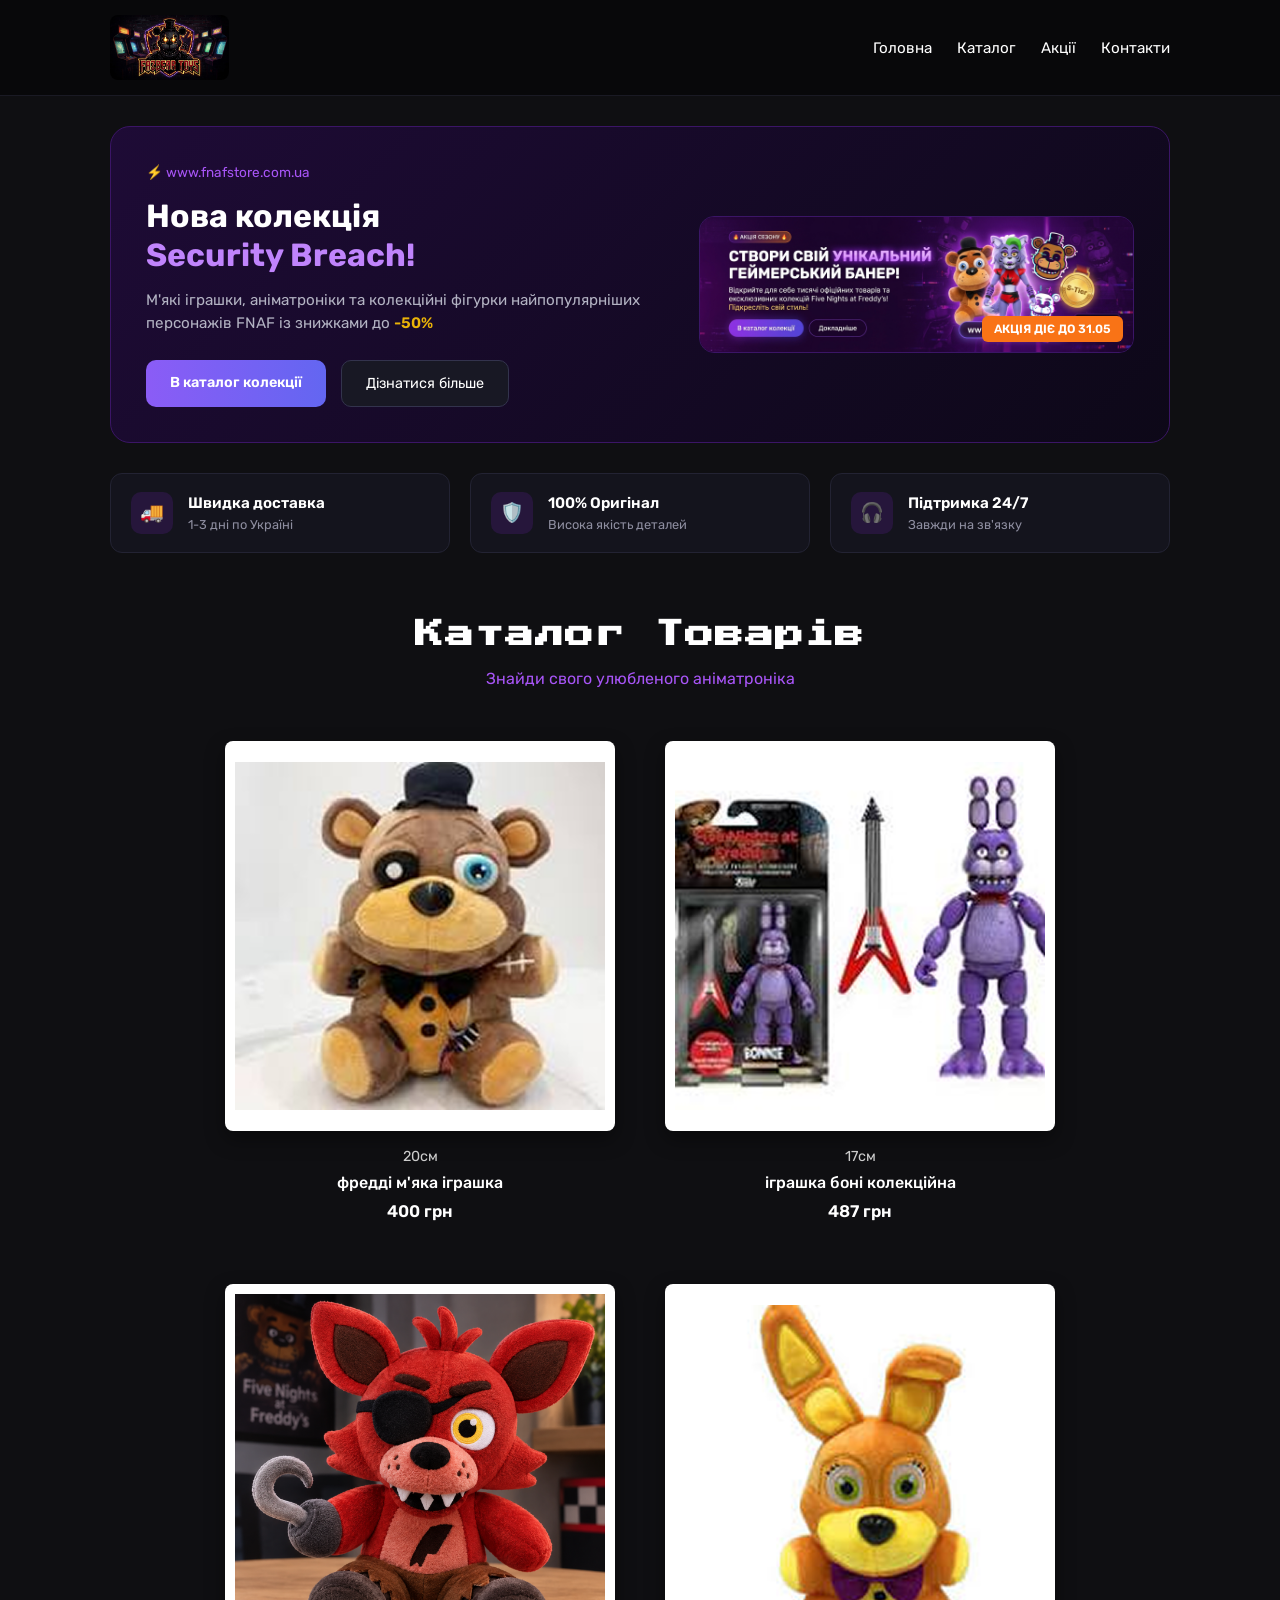
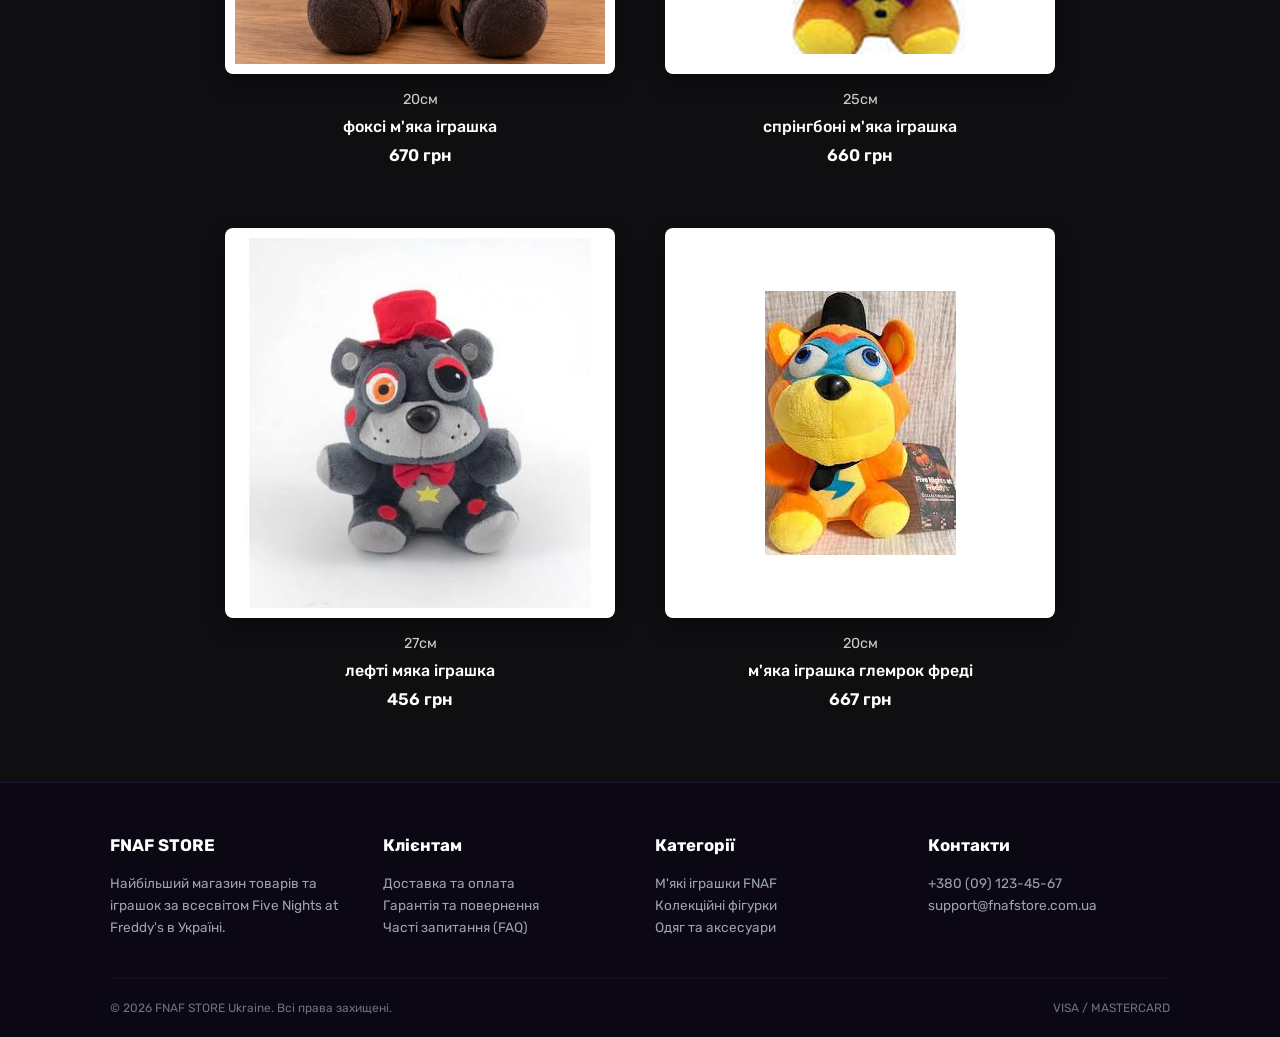
<file: index.html>
<!DOCTYPE html>
<html lang="uk">
<head>
  <meta charset="UTF-8">
  <meta name="viewport" content="width=device-width, initial-scale=1.0">
  <title>FNAF STORE — Каталог товарів</title>
  <link rel="preconnect" href="https://fonts.googleapis.com">
  <link rel="preconnect" href="https://fonts.gstatic.com" crossorigin>
  <link href="https://fonts.googleapis.com/css2?family=Press+Start+2P&family=Rubik:wght@400;500;600;700&display=swap" rel="stylesheet">
  <link rel="stylesheet" href="style.css">
</head>
<body>

  <!-- ШАПКА -->
  <header>
    <div class="container header-container">
      <div class="logo">
        <img src="logo.png" alt="FNAF STORE Logo" class="logo-img" onerror="this.src='https://via.placeholder.com/180x65/1e0b36/ffffff?text=FNAF+STORE'">
      </div>
      <nav>
        <ul class="nav-links">
          <li><a href="index.html">Головна</a></li>
          <li><a href="catalog.html">Каталог</a></li>
          <li><a href="#">Акції</a></li>
          <li><a href="contacts.html">Контакти</a></li>
        </ul>
      </nav>
    </div>
  </header>

  <main class="container">

    <!-- HERO БАНЕР -->
    <section class="hero-section">
      <div class="hero-card">
        <div class="hero-content">
          <div class="hero-domain">⚡ www.fnafstore.com.ua</div>
          <h1 class="hero-title">Нова колекція<br><span>Security Breach!</span></h1>
          <p class="hero-description">М'які іграшки, аніматроніки та колекційні фігурки найпопулярніших персонажів FNAF із знижками до <span>-50%</span></p>
          <div class="hero-buttons">
            <a href="catalog.html" class="btn-primary">В каталог колекції</a>
            <a href="#" class="btn-secondary">Дізнатися більше</a>
          </div>
        </div>
        <div class="hero-image-wrapper">
          <img src="banner.jpg" alt="Security Breach Collection" onerror="this.src='https://via.placeholder.com/400x250/26163b/ffffff?text=Security+Breach'">
          <div class="hero-badge">АКЦІЯ ДІЄ ДО 31.05</div>
        </div>
      </div>
    </section>

    <!-- ПЕРЕВАГИ -->
    <section>
      <div class="features-grid">
        <div class="feature-item">
          <div class="feature-icon">🚚</div>
          <div class="feature-text">
            <h4>Швидка доставка</h4>
            <p>1-3 дні по Україні</p>
          </div>
        </div>
        <div class="feature-item">
          <div class="feature-icon">🛡️</div>
          <div class="feature-text">
            <h4>100% Оригінал</h4>
            <p>Висока якість деталей</p>
          </div>
        </div>
        <div class="feature-item">
          <div class="feature-icon">🎧</div>
          <div class="feature-text">
            <h4>Підтримка 24/7</h4>
            <p>Завжди на зв'язку</p>
          </div>
        </div>
      </div>
    </section>

    <!-- КАТАЛОГ ТОВАРІВ -->
    <section class="catalog-section">
      <div class="catalog-header">
        <h2>Каталог Товарів</h2>
        <p>Знайди свого улюбленого аніматроніка</p>
      </div>

      <div class="products-grid">

        <!-- Товар 1 -->
        <a href="fredy.html" class="product-card">
          <div class="product-image-box">
            <img src="1.png" alt="фредді м'яка іграшка" onerror="this.src='https://via.placeholder.com/250?text=Freddy'">
          </div>
          <div class="product-info">
            <span class="product-size">20см</span>
            <h3 class="product-title">фредді м'яка іграшка</h3>
            <span class="product-price">400 грн</span>
          </div>
        </a>

        <!-- Товар 2 -->
        <a href="bonie.html" class="product-card">
          <div class="product-image-box">
            <img src="2.png" alt="іграшка боні" onerror="this.src='https://via.placeholder.com/250?text=Bonnie'">
          </div>
          <div class="product-info">
            <span class="product-size">17см</span>
            <h3 class="product-title">іграшка боні колекційна</h3>
            <span class="product-price">487 грн</span>
          </div>
        </a>

        <!-- Товар 3 -->
        <a href="foxy.html" class="product-card">
          <div class="product-image-box">
            <img src="5.png" alt="фоксі м'яка іграшка" onerror="this.src='https://via.placeholder.com/250?text=Foxy'">
          </div>
          <div class="product-info">
            <span class="product-size">20см</span>
            <h3 class="product-title">фоксі м'яка іграшка</h3>
            <span class="product-price">670 грн</span>
          </div>
        </a>

        <!-- Товар 4 -->
        <a href="springbonie.html" class="product-card">
          <div class="product-image-box">
            <img src="4.png" alt="спрінгбоні м'яка іграшка" onerror="this.src='https://via.placeholder.com/250?text=Springtrap'">
          </div>
          <div class="product-info">
            <span class="product-size">25см</span>
            <h3 class="product-title">спрінгбоні м'яка іграшка</h3>
            <span class="product-price">660 грн</span>
          </div>
        </a>

        <!-- Товар 5 -->
        <a href="lefty.html" class="product-card">
          <div class="product-image-box">
            <img src="images (7).jpg" alt="лефті мяка іграшка" onerror="this.src='https://via.placeholder.com/250?text=Lefty'">
          </div>
          <div class="product-info">
            <span class="product-size">27см</span>
            <h3 class="product-title">лефті мяка іграшка</h3>
            <span class="product-price">456 грн</span>
          </div>
        </a>

        <!-- Товар 6 -->
        <a href="glamrock_freddy.html" class="product-card">
          <div class="product-image-box">
            <img src="images (8).jpg" alt="глемрок фреді" onerror="this.src='https://via.placeholder.com/250?text=Glamrock+Freddy'">
          </div>
          <div class="product-info">
            <span class="product-size">20см</span>
            <h3 class="product-title">м'яка іграшка глемрок фреді</h3>
            <span class="product-price">667 грн</span>
          </div>
        </a>

      </div>
    </section>

  </main>

  <!-- ФУТЕР -->
  <footer>
    <div class="container">
      <div class="footer-grid">
        <div class="footer-col">
          <h3>FNAF STORE</h3>
          <p>Найбільший магазин товарів та іграшок за всесвітом Five Nights at Freddy's в Україні.</p>
        </div>
        <div class="footer-col">
          <h3>Клієнтам</h3>
          <p>Доставка та оплата<br>Гарантія та повернення<br>Часті запитання (FAQ)</p>
        </div>
        <div class="footer-col">
          <h3>Категорії</h3>
          <p>М'які іграшки FNAF<br>Колекційні фігурки<br>Одяг та аксесуари</p>
        </div>
        <div class="footer-col">
          <h3>Контакти</h3>
          <p>+380 (09) 123-45-67<br>support@fnafstore.com.ua</p>
        </div>
      </div>
      <div class="footer-bottom">
        <div>© 2026 FNAF STORE Ukraine. Всі права захищені.</div>
        <div>VISA / MASTERCARD</div>
      </div>
    </div>
  </footer>

</body>
</html>
</file>
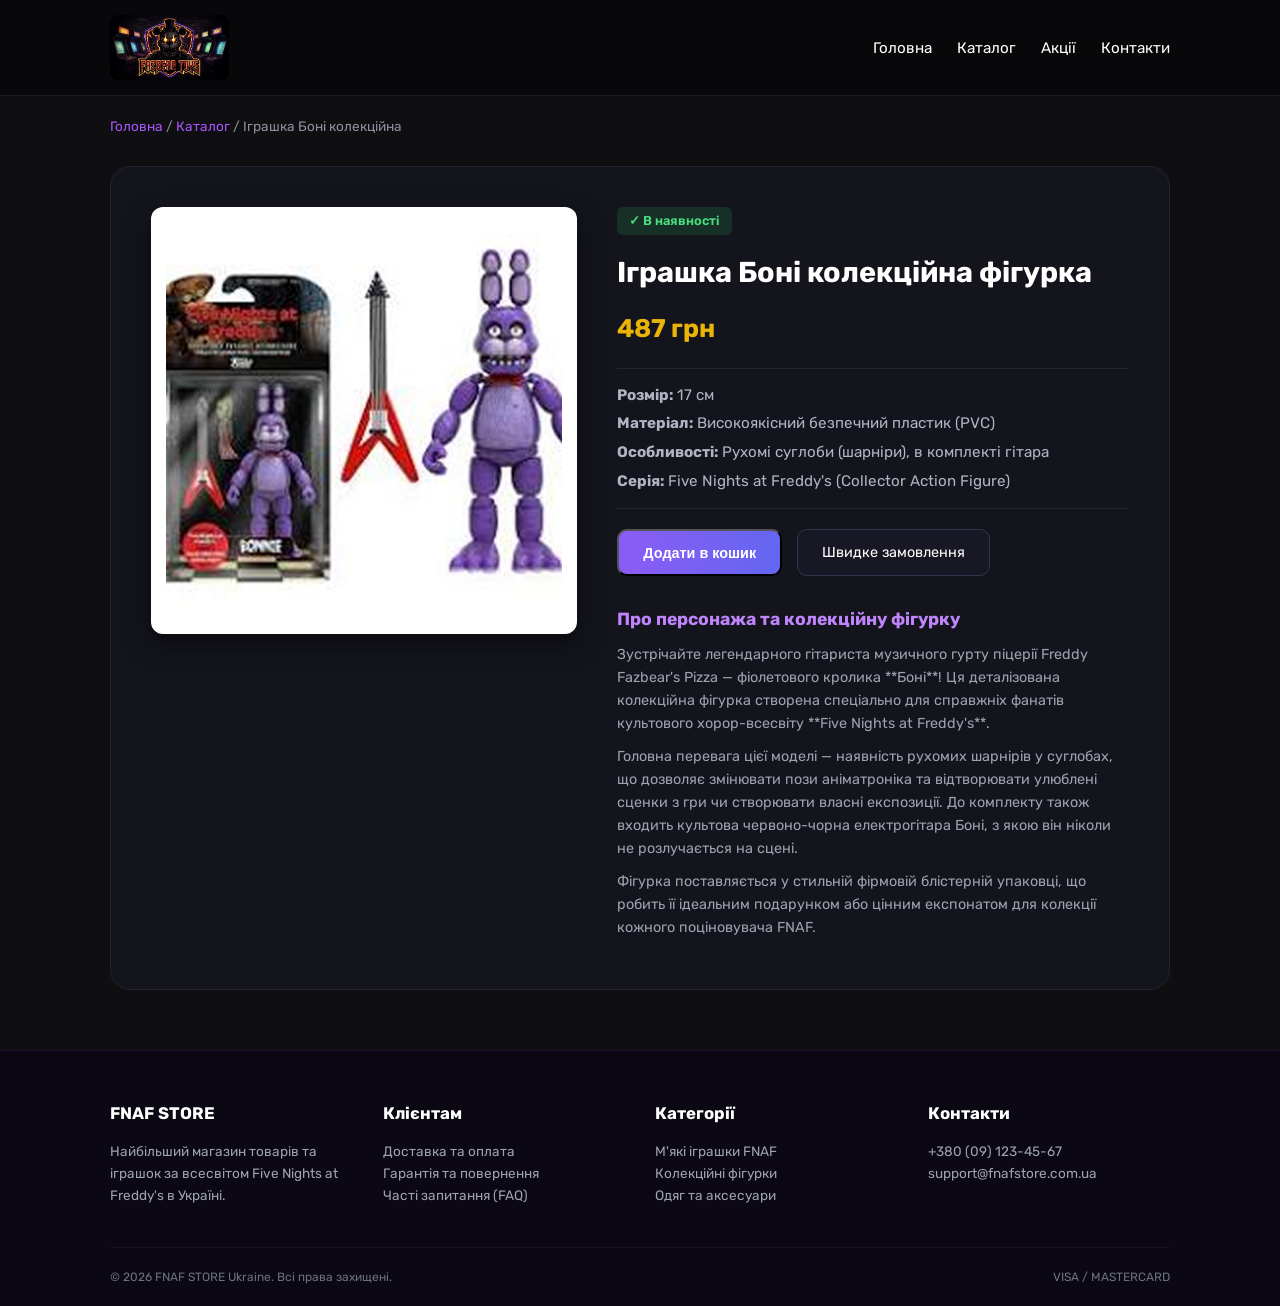
<file: bonie.html>
<!DOCTYPE html>
<html lang="uk">
<head>
  <meta charset="UTF-8">
  <meta name="viewport" content="width=device-width, initial-scale=1.0">
  <title>Іграшка Боні колекційна (17 см) — FNAF STORE</title>
  <link rel="preconnect" href="https://fonts.googleapis.com">
  <link rel="preconnect" href="https://fonts.gstatic.com" crossorigin>
  <link href="https://fonts.googleapis.com/css2?family=Press+Start+2P&family=Rubik:wght@400;500;600;700&display=swap" rel="stylesheet">
  <link rel="stylesheet" href="style.css">
</head>
<body>

  <!-- ШАПКА -->
  <header>
    <div class="container header-container">
      <div class="logo">
        <a href="index.html">
          <img src="logo.png" alt="FNAF STORE Logo" class="logo-img" onerror="this.src='https://via.placeholder.com/180x65/1e0b36/ffffff?text=FNAF+STORE'">
        </a>
      </div>
      <nav>
        <ul class="nav-links">
          <li><a href="index.html">Головна</a></li>
          <li><a href="catalog.html">Каталог</a></li>
          <li><a href="#">Акції</a></li>
          <li><a href="contacts.html">Контакти</a></li>
        </ul>
      </nav>
    </div>
  </header>

  <main class="container">
    
    <!-- ХЛІБНІ КРИХТИ -->
    <div class="breadcrumbs">
      <a href="index.html">Головна</a> / <a href="catalog.html">Каталог</a> / <span>Іграшка Боні колекційна</span>
    </div>

    <!-- КАРТКА ТОВАРУ (ДЕТАЛЬНО) -->
    <section class="product-detail-section">
      <div class="product-detail-grid">
        
        <!-- ЗОБРАЖЕННЯ -->
        <div class="product-gallery">
          <div class="main-image-box">
            <img src="2.png" alt="Іграшка Боні колекційна" onerror="this.src='https://via.placeholder.com/400x400/26163b/ffffff?text=Bonnie+Figure'">
          </div>
        </div>

        <!-- ІНФОРМАЦІЯ ТА ОПИС -->
        <div class="product-detail-info">
          <span class="badge-in-stock">✓ В наявності</span>
          <h1 class="product-detail-title">Іграшка Боні колекційна фігурка</h1>
          <div class="product-detail-price">487 грн</div>
          
          <div class="product-meta-list">
            <p><strong>Розмір:</strong> 17 см</p>
            <p><strong>Матеріал:</strong> Високоякісний безпечний пластик (PVC)</p>
            <p><strong>Особливості:</strong> Рухомі суглоби (шарніри), в комплекті гітара</p>
            <p><strong>Серія:</strong> Five Nights at Freddy's (Collector Action Figure)</p>
          </div>

          <div class="product-actions">
            <button class="btn-primary" onclick="alert('Товар додано до кошика!')">Додати в кошик</button>
            <a href="contacts.html" class="btn-secondary">Швидке замовлення</a>
          </div>

          <!-- ІСТОРІЯ ТА ОПИС ТОВАРУ -->
          <div class="product-story">
            <h3>Про персонажа та колекційну фігурку</h3>
            <p>
              Зустрічайте легендарного гітариста музичного гурту піцерії Freddy Fazbear's Pizza — фіолетового кролика **Боні**! Ця деталізована колекційна фігурка створена спеціально для справжніх фанатів культового хорор-всесвіту **Five Nights at Freddy's**.
            </p>
            <p>
              Головна перевага цієї моделі — наявність рухомих шарнірів у суглобах, що дозволяє змінювати пози аніматроніка та відтворювати улюблені сценки з гри чи створювати власні експозиції. До комплекту також входить культова червоно-чорна електрогітара Боні, з якою він ніколи не розлучається на сцені.
            </p>
            <p>
              Фігурка поставляється у стильній фірмовій блістерній упаковці, що робить її ідеальним подарунком або цінним експонатом для колекції кожного поціновувача FNAF.
            </p>
          </div>

        </div>
      </div>
    </section>

  </main>

  <!-- ФУТЕР -->
  <footer>
    <div class="container">
      <div class="footer-grid">
        <div class="footer-col">
          <h3>FNAF STORE</h3>
          <p>Найбільший магазин товарів та іграшок за всесвітом Five Nights at Freddy's в Україні.</p>
        </div>
        <div class="footer-col">
          <h3>Клієнтам</h3>
          <p>Доставка та оплата<br>Гарантія та повернення<br>Часті запитання (FAQ)</p>
        </div>
        <div class="footer-col">
          <h3>Категорії</h3>
          <p>М'які іграшки FNAF<br>Колекційні фігурки<br>Одяг та аксесуари</p>
        </div>
        <div class="footer-col">
          <h3>Контакти</h3>
          <p>+380 (09) 123-45-67<br>support@fnafstore.com.ua</p>
        </div>
      </div>
      <div class="footer-bottom">
        <div>© 2026 FNAF STORE Ukraine. Всі права захищені.</div>
        <div>VISA / MASTERCARD</div>
      </div>
    </div>
  </footer>

</body>
</html>
</file>
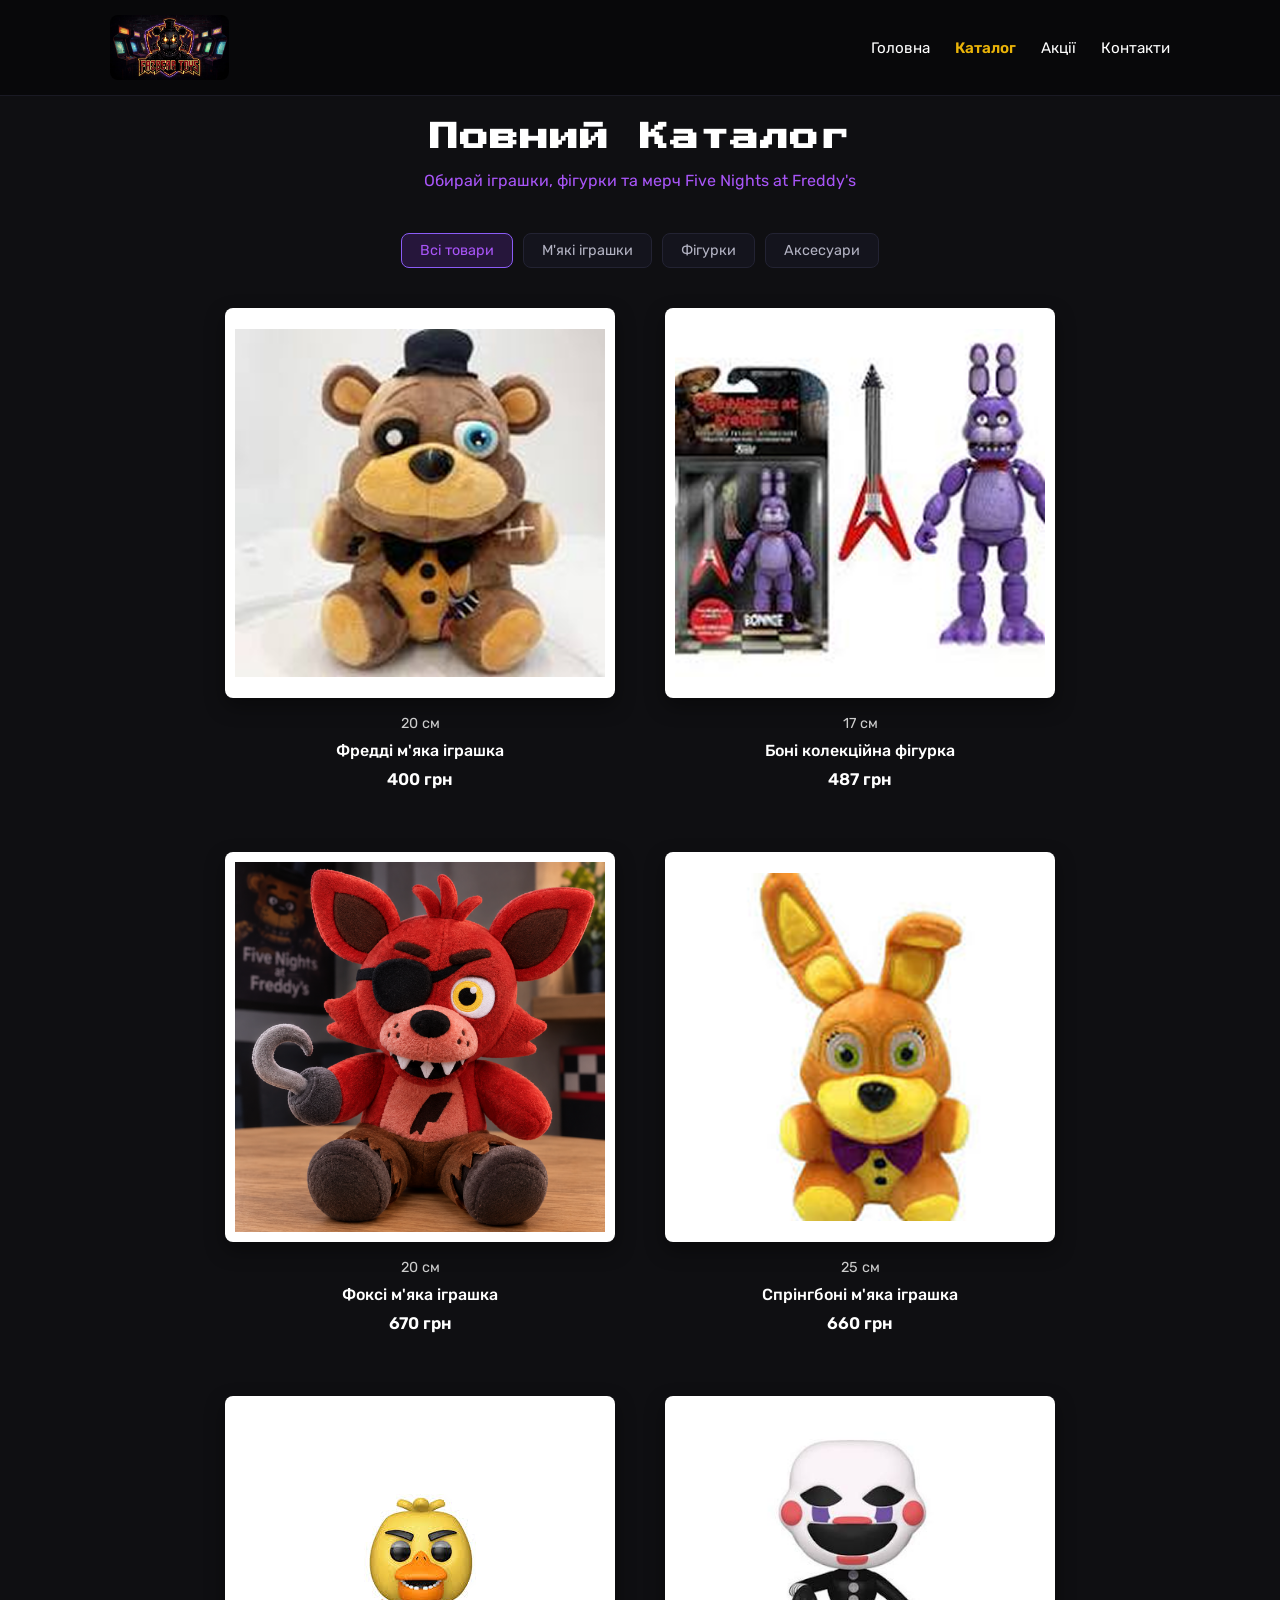
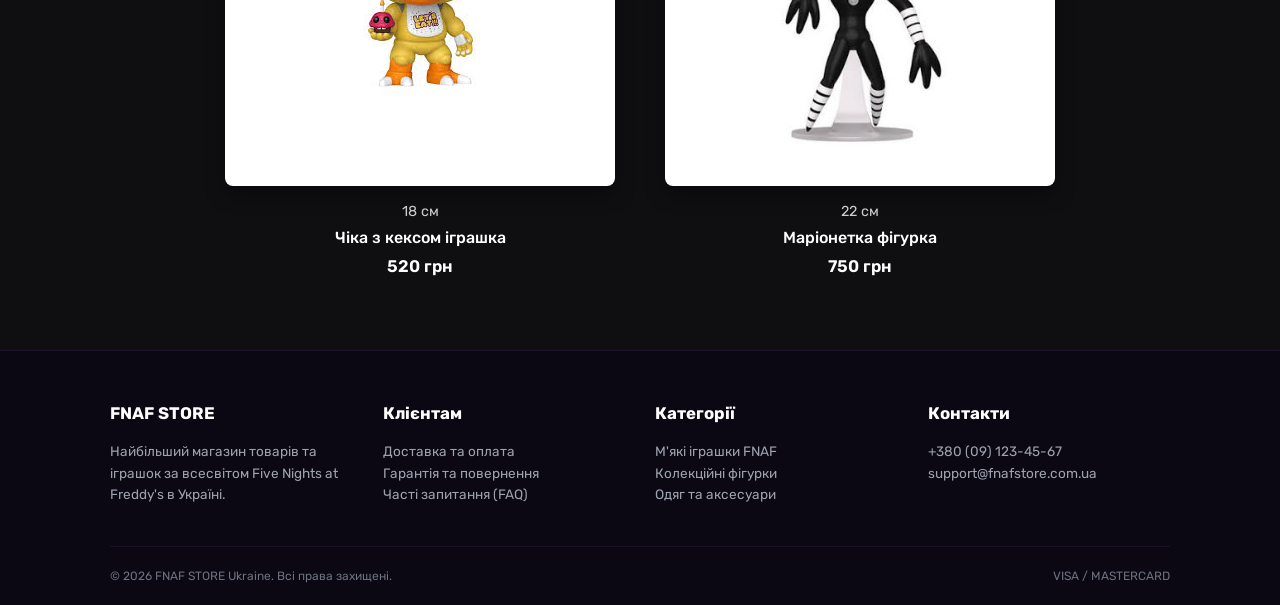
<file: catalog.html>
<!DOCTYPE html>
<html lang="uk">
<head>
  <meta charset="UTF-8">
  <meta name="viewport" content="width=device-width, initial-scale=1.0">
  <title>Каталог товарів — FNAF STORE</title>
  <link rel="preconnect" href="https://fonts.googleapis.com">
  <link rel="preconnect" href="https://fonts.gstatic.com" crossorigin>
  <link href="https://fonts.googleapis.com/css2?family=Press+Start+2P&family=Rubik:wght@400;500;600;700&display=swap" rel="stylesheet">
  <link rel="stylesheet" href="style.css">
</head>
<body>

  <!-- ШАПКА -->
  <header>
    <div class="container header-container">
      <div class="logo">
        <a href="index.html">
          <img src="logo.png" alt="FNAF STORE Logo" class="logo-img" onerror="this.src='https://via.placeholder.com/180x65/1e0b36/ffffff?text=FNAF+STORE'">
        </a>
      </div>
      <nav>
        <ul class="nav-links">
          <li><a href="index.html">Головна</a></li>
          <li><a href="catalog.html" class="active">Каталог</a></li>
          <li><a href="#">Акції</a></li>
          <li><a href="contacts.html">Контакти</a></li>
        </ul>
      </nav>
    </div>
  </header>

  <main class="container">
    <section class="catalog-section">
      <div class="catalog-header">
        <h2>Повний Каталог</h2>
        <p>Обирай іграшки, фігурки та мерч Five Nights at Freddy's</p>
      </div>

      <!-- ФІЛЬТРИ -->
      <div class="catalog-toolbar">
        <div class="filter-buttons">
          <button class="filter-btn active">Всі товари</button>
          <button class="filter-btn">М'які іграшки</button>
          <button class="filter-btn">Фігурки</button>
          <button class="filter-btn">Аксесуари</button>
        </div>
      </div>

      <!-- СІТКА ТОВАРІВ -->
      <div class="products-grid">

        <!-- Товар 1 -->
        <a href="fredy.html" class="product-card">
          <div class="product-image-box">
            <img src="1.png" alt="Фредді м'яка іграшка" onerror="this.src='https://via.placeholder.com/250?text=Freddy'">
          </div>
          <div class="product-info">
            <span class="product-size">20 см</span>
            <h3 class="product-title">Фредді м'яка іграшка</h3>
            <span class="product-price">400 грн</span>
          </div>
        </a>

        <!-- Товар 2 -->
        <a href="bonie.html" class="product-card">
          <div class="product-image-box">
            <img src="2.png" alt="Іграшка Боні" onerror="this.src='https://via.placeholder.com/250?text=Bonnie'">
          </div>
          <div class="product-info">
            <span class="product-size">17 см</span>
            <h3 class="product-title">Боні колекційна фігурка</h3>
            <span class="product-price">487 грн</span>
          </div>
        </a>

        <!-- Товар 3 -->
        <a href="foxy.html" class="product-card">
          <div class="product-image-box">
            <img src="5.png" alt="Фоксі м'яка іграшка" onerror="this.src='https://via.placeholder.com/250?text=Foxy'">
          </div>
          <div class="product-info">
            <span class="product-size">20 см</span>
            <h3 class="product-title">Фоксі м'яка іграшка</h3>
            <span class="product-price">670 грн</span>
          </div>
        </a>

        <!-- Товар 4 -->
        <a href="springbonie.html" class="product-card">
          <div class="product-image-box">
            <img src="4.png" alt="Спрінгбоні м'яка іграшка" onerror="this.src='https://via.placeholder.com/250?text=Springtrap'">
          </div>
          <div class="product-info">
            <span class="product-size">25 см</span>
            <h3 class="product-title">Спрінгбоні м'яка іграшка</h3>
            <span class="product-price">660 грн</span>
          </div>
        </a>

        <!-- Товар 5 -->
        <a href="chica.html" class="product-card">
          <div class="product-image-box">
            <img src="images (14).jpg" alt="Чіка з кексом" onerror="this.src='https://via.placeholder.com/250?text=Chica'">
          </div>
          <div class="product-info">
            <span class="product-size">18 см</span>
            <h3 class="product-title">Чіка з кексом іграшка</h3>
            <span class="product-price">520 грн</span>
          </div>
        </a>

        <!-- Товар 6 -->
        <a href="puppet.html" class="product-card">
          <div class="product-image-box">
            <img src="images (13).jpg" alt="Маріонетка колекційна" onerror="this.src='https://via.placeholder.com/250?text=Puppet'">
          </div>
          <div class="product-info">
            <span class="product-size">22 см</span>
            <h3 class="product-title">Маріонетка фігурка</h3>
            <span class="product-price">750 грн</span>
          </div>
        </a>

      </div>
    </section>
  </main>

  <!-- ФУТЕР -->
  <footer>
    <div class="container">
      <div class="footer-grid">
        <div class="footer-col">
          <h3>FNAF STORE</h3>
          <p>Найбільший магазин товарів та іграшок за всесвітом Five Nights at Freddy's в Україні.</p>
        </div>
        <div class="footer-col">
          <h3>Клієнтам</h3>
          <p>Доставка та оплата<br>Гарантія та повернення<br>Часті запитання (FAQ)</p>
        </div>
        <div class="footer-col">
          <h3>Категорії</h3>
          <p>М'які іграшки FNAF<br>Колекційні фігурки<br>Одяг та аксесуари</p>
        </div>
        <div class="footer-col">
          <h3>Контакти</h3>
          <p>+380 (09) 123-45-67<br>support@fnafstore.com.ua</p>
        </div>
      </div>
      <div class="footer-bottom">
        <div>© 2026 FNAF STORE Ukraine. Всі права захищені.</div>
        <div>VISA / MASTERCARD</div>
      </div>
    </div>
  </footer>

</body>
</html>
</file>
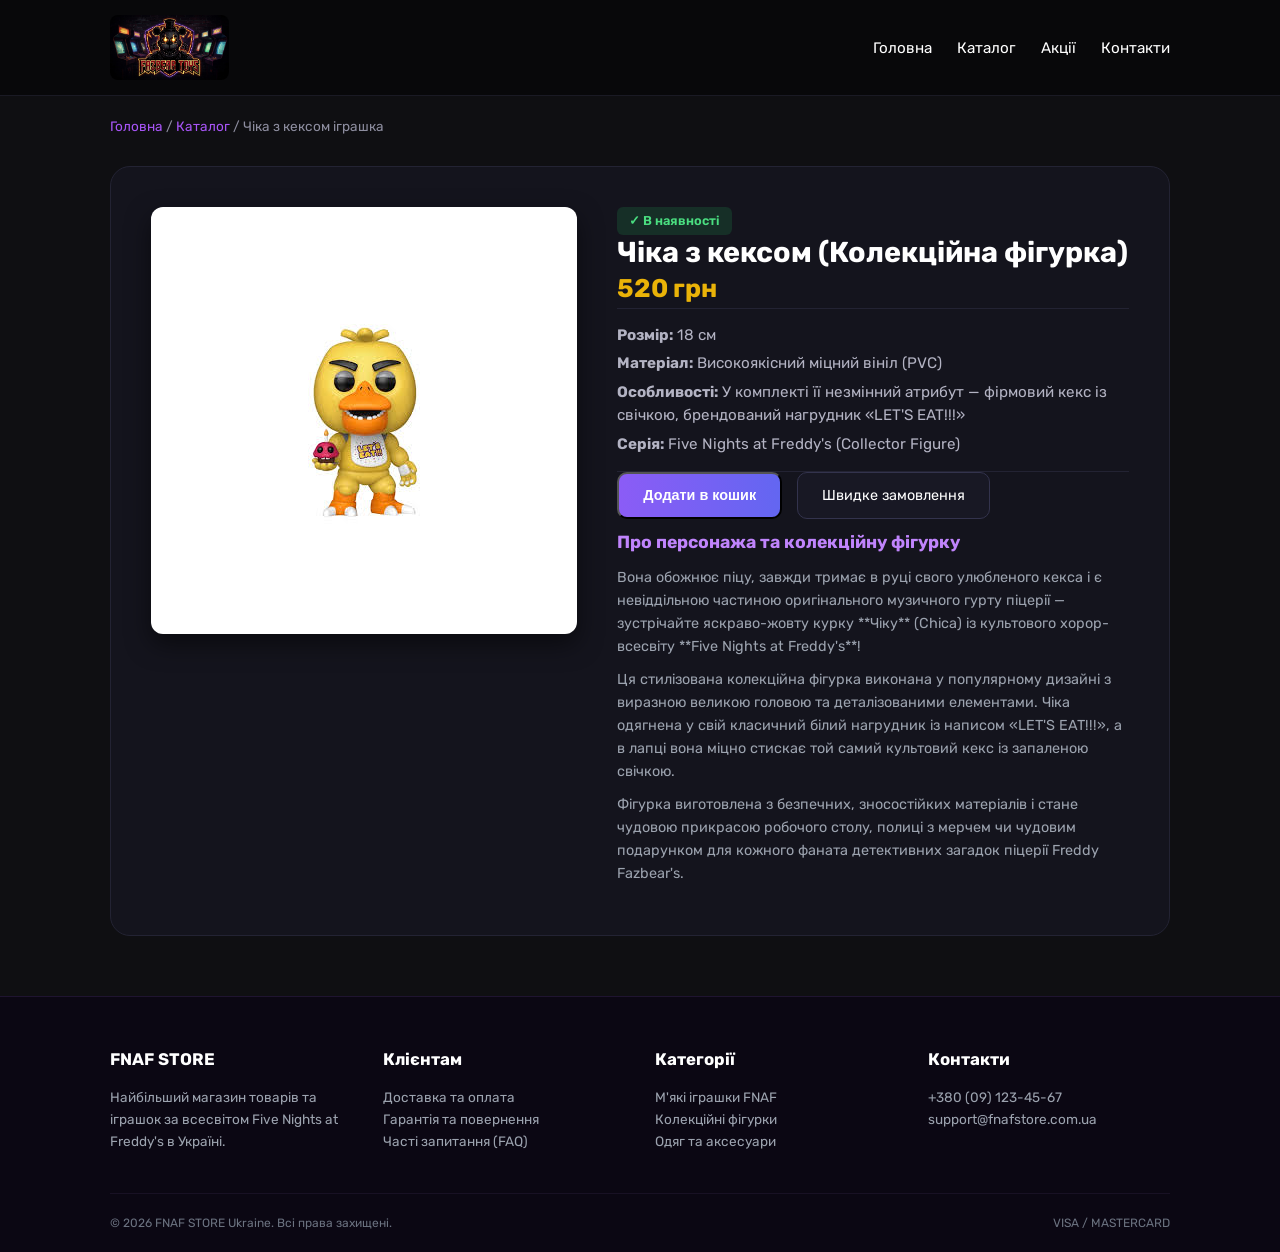
<file: chica.html>
<!DOCTYPE html>
<html lang="uk">
<head>
  <meta charset="UTF-8">
  <meta name="viewport" content="width=device-width, initial-scale=1.0">
  <title>Чіка з кексом іграшка (18 см) — FNAF STORE</title>
  <link rel="preconnect" href="https://fonts.googleapis.com">
  <link rel="preconnect" href="https://fonts.gstatic.com" crossorigin>
  <link href="https://fonts.googleapis.com/css2?family=Press+Start+2P&family=Rubik:wght@400;500;600;700&display=swap" rel="stylesheet">
  <link rel="stylesheet" href="style.css">
</head>
<body>

  <!-- ШАПКА -->
  <header>
    <div class="container header-container">
      <div class="logo">
        <a href="index.html">
          <img src="logo.png" alt="FNAF STORE Logo" class="logo-img" onerror="this.src='https://via.placeholder.com/180x65/1e0b36/ffffff?text=FNAF+STORE'">
        </a>
      </div>
      <nav>
        <ul class="nav-links">
          <li><a href="index.html">Головна</a></li>
          <li><a href="catalog.html">Каталог</a></li>
          <li><a href="#">Акції</a></li>
          <li><a href="contacts.html">Контакти</a></li>
        </ul>
      </nav>
    </div>
  </header>

  <main class="container">
    
    <!-- ХЛІБНІ КРИХТИ -->
    <div class="breadcrumbs">
      <a href="index.html">Головна</a> / <a href="catalog.html">Каталог</a> / <span>Чіка з кексом іграшка</span>
    </div>

    <!-- КАРТКА ТОВАРУ (ДЕТАЛЬНО) -->
    <section class="product-detail-section">
      <div class="product-detail-grid">
        
        <!-- ЗОБРАЖЕННЯ -->
        <div class="product-gallery">
          <div class="main-image-box">
            <img src="images (14).jpg" alt="Чіка з кексом іграшка" onerror="this.src='https://via.placeholder.com/400x400/26163b/ffffff?text=Chica+Figure'">
          </div>
        </div>

        <!-- ІНФОРМАЦІЯ ТА ОПИС -->
        <div class="product-detail-detail-info">
          <span class="badge-in-stock">✓ В наявності</span>
          <h1 class="product-detail-title">Чіка з кексом (Колекційна фігурка)</h1>
          <div class="product-detail-price">520 грн</div>
          
          <div class="product-meta-list">
            <p><strong>Розмір:</strong> 18 см</p>
            <p><strong>Матеріал:</strong> Високоякісний міцний вініл (PVC)</p>
            <p><strong>Особливості:</strong> У комплекті її незмінний атрибут — фірмовий кекс із свічкою, брендований нагрудник «LET'S EAT!!!»</p>
            <p><strong>Серія:</strong> Five Nights at Freddy's (Collector Figure)</p>
          </div>

          <div class="product-actions">
            <button class="btn-primary" onclick="alert('Товар додано до кошика!')">Додати в кошик</button>
            <a href="contacts.html" class="btn-secondary">Швидке замовлення</a>
          </div>

          <!-- ІСТОРІЯ ТА ОПИС ТОВАРУ -->
          <div class="product-story">
            <h3>Про персонажа та колекційну фігурку</h3>
            <p>
              Вона обожнює піцу, завжди тримає в руці свого улюбленого кекса і є невіддільною частиною оригінального музичного гурту піцерії — зустрічайте яскраво-жовту курку **Чіку** (Chica) із культового хорор-всесвіту **Five Nights at Freddy's**!
            </p>
            <p>
              Ця стилізована колекційна фігурка виконана у популярному дизайні з виразною великою головою та деталізованими елементами. Чіка одягнена у свій класичний білий нагрудник із написом «LET'S EAT!!!», а в лапці вона міцно стискає той самий культовий кекс із запаленою свічкою. 
            </p>
            <p>
              Фігурка виготовлена з безпечних, зносостійких матеріалів і стане чудовою прикрасою робочого столу, полиці з мерчем чи чудовим подарунком для кожного фаната детективних загадок піцерії Freddy Fazbear's.
            </p>
          </div>

        </div>
      </div>
    </section>

  </main>

  <!-- ФУТЕР -->
  <footer>
    <div class="container">
      <div class="footer-grid">
        <div class="footer-col">
          <h3>FNAF STORE</h3>
          <p>Найбільший магазин товарів та іграшок за всесвітом Five Nights at Freddy's в Україні.</p>
        </div>
        <div class="footer-col">
          <h3>Клієнтам</h3>
          <p>Доставка та оплата<br>Гарантія та повернення<br>Часті запитання (FAQ)</p>
        </div>
        <div class="footer-col">
          <h3>Категорії</h3>
          <p>М'які іграшки FNAF<br>Колекційні фігурки<br>Одяг та аксесуари</p>
        </div>
        <div class="footer-col">
          <h3>Контакти</h3>
          <p>+380 (09) 123-45-67<br>support@fnafstore.com.ua</p>
        </div>
      </div>
      <div class="footer-bottom">
        <div>© 2026 FNAF STORE Ukraine. Всі права захищені.</div>
        <div>VISA / MASTERCARD</div>
      </div>
    </div>
  </footer>

</body>
</html>
</file>
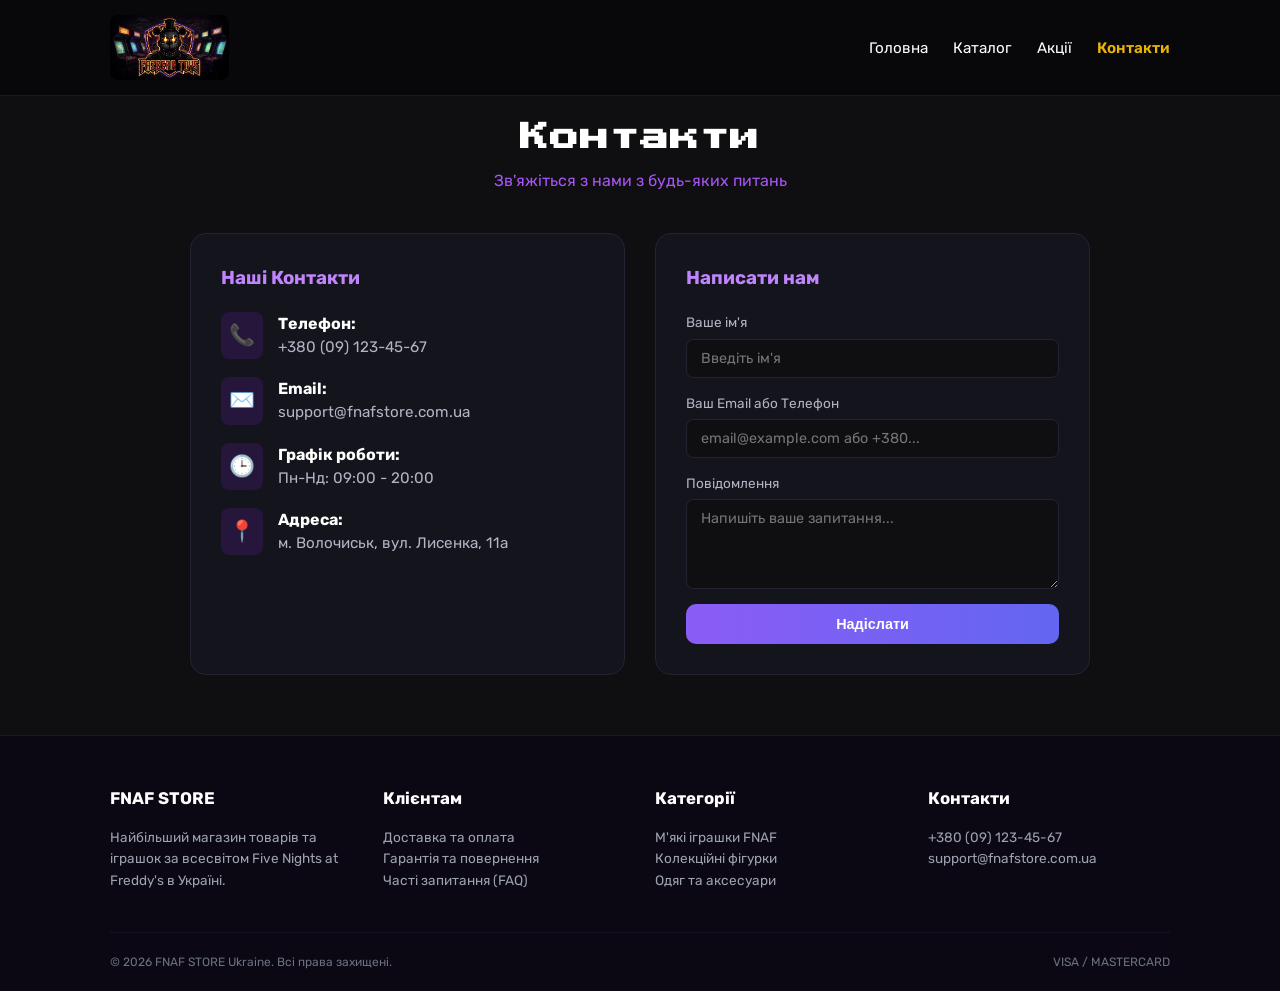
<file: contacts.html>
<!DOCTYPE html>
<html lang="uk">
<head>
  <meta charset="UTF-8">
  <meta name="viewport" content="width=device-width, initial-scale=1.0">
  <title>Контакти — FNAF STORE</title>
  <link rel="preconnect" href="https://fonts.googleapis.com">
  <link rel="preconnect" href="https://fonts.gstatic.com" crossorigin>
  <link href="https://fonts.googleapis.com/css2?family=Press+Start+2P&family=Rubik:wght@400;500;600;700&display=swap" rel="stylesheet">
  <link rel="stylesheet" href="style.css">
</head>
<body>

  <!-- ШАПКА -->
  <header>
    <div class="container header-container">
      <div class="logo">
        <a href="index.html">
          <img src="logo.png" alt="FNAF STORE Logo" class="logo-img" onerror="this.src='https://via.placeholder.com/180x65/1e0b36/ffffff?text=FNAF+STORE'">
        </a>
      </div>
      <nav>
        <ul class="nav-links">
          <li><a href="index.html">Головна</a></li>
          <li><a href="catalog.html">Каталог</a></li>
          <li><a href="#">Акції</a></li>
          <li><a href="contacts.html" class="active">Контакти</a></li>
        </ul>
      </nav>
    </div>
  </header>

  <main class="container">
    <section class="catalog-section">
      <div class="catalog-header">
        <h2>Контакти</h2>
        <p>Зв'яжіться з нами з будь-яких питань</p>
      </div>

      <div class="contacts-wrapper">
        <!-- ІНФОРМАЦІЯ -->
        <div class="contact-info-card">
          <h3>Наші Контакти</h3>
          <div class="contact-detail">
            <span class="icon">📞</span>
            <div>
              <strong>Телефон:</strong>
              <p>+380 (09) 123-45-67</p>
            </div>
          </div>
          <div class="contact-detail">
            <span class="icon">✉️</span>
            <div>
              <strong>Email:</strong>
              <p>support@fnafstore.com.ua</p>
            </div>
          </div>
          <div class="contact-detail">
            <span class="icon">🕒</span>
            <div>
              <strong>Графік роботи:</strong>
              <p>Пн-Нд: 09:00 - 20:00</p>
            </div>
          </div>
          <div class="contact-detail">
            <span class="icon">📍</span>
            <div>
              <strong>Адреса:</strong>
              <p>м. Волочиськ, вул. Лисенка, 11а</p>
            </div>
          </div>
        </div>

        <!-- ФОРМА ЗВ'ЯЗКУ -->
        <div class="contact-form-card">
          <h3>Написати нам</h3>
          <form class="contact-form" onsubmit="event.preventDefault(); alert('Повідомлення надіслано!');">
            <div class="form-group">
              <label for="name">Ваше ім'я</label>
              <input type="text" id="name" placeholder="Введіть ім'я" required>
            </div>
            <div class="form-group">
              <label for="email">Ваш Email або Телефон</label>
              <input type="text" id="email" placeholder="email@example.com або +380..." required>
            </div>
            <div class="form-group">
              <label for="message">Повідомлення</label>
              <textarea id="message" rows="4" placeholder="Напишіть ваше запитання..." required></textarea>
            </div>
            <button type="submit" class="btn-primary" style="border:none; cursor:pointer;">Надіслати</button>
          </form>
        </div>
      </div>
    </section>
  </main>

  <!-- ФУТЕР -->
  <footer>
    <div class="container">
      <div class="footer-grid">
        <div class="footer-col">
          <h3>FNAF STORE</h3>
          <p>Найбільший магазин товарів та іграшок за всесвітом Five Nights at Freddy's в Україні.</p>
        </div>
        <div class="footer-col">
          <h3>Клієнтам</h3>
          <p>Доставка та оплата<br>Гарантія та повернення<br>Часті запитання (FAQ)</p>
        </div>
        <div class="footer-col">
          <h3>Категорії</h3>
          <p>М'які іграшки FNAF<br>Колекційні фігурки<br>Одяг та аксесуари</p>
        </div>
        <div class="footer-col">
          <h3>Контакти</h3>
          <p>+380 (09) 123-45-67<br>support@fnafstore.com.ua</p>
        </div>
      </div>
      <div class="footer-bottom">
        <div>© 2026 FNAF STORE Ukraine. Всі права захищені.</div>
        <div>VISA / MASTERCARD</div>
      </div>
    </div>
  </footer>

</body>
</html>
</file>
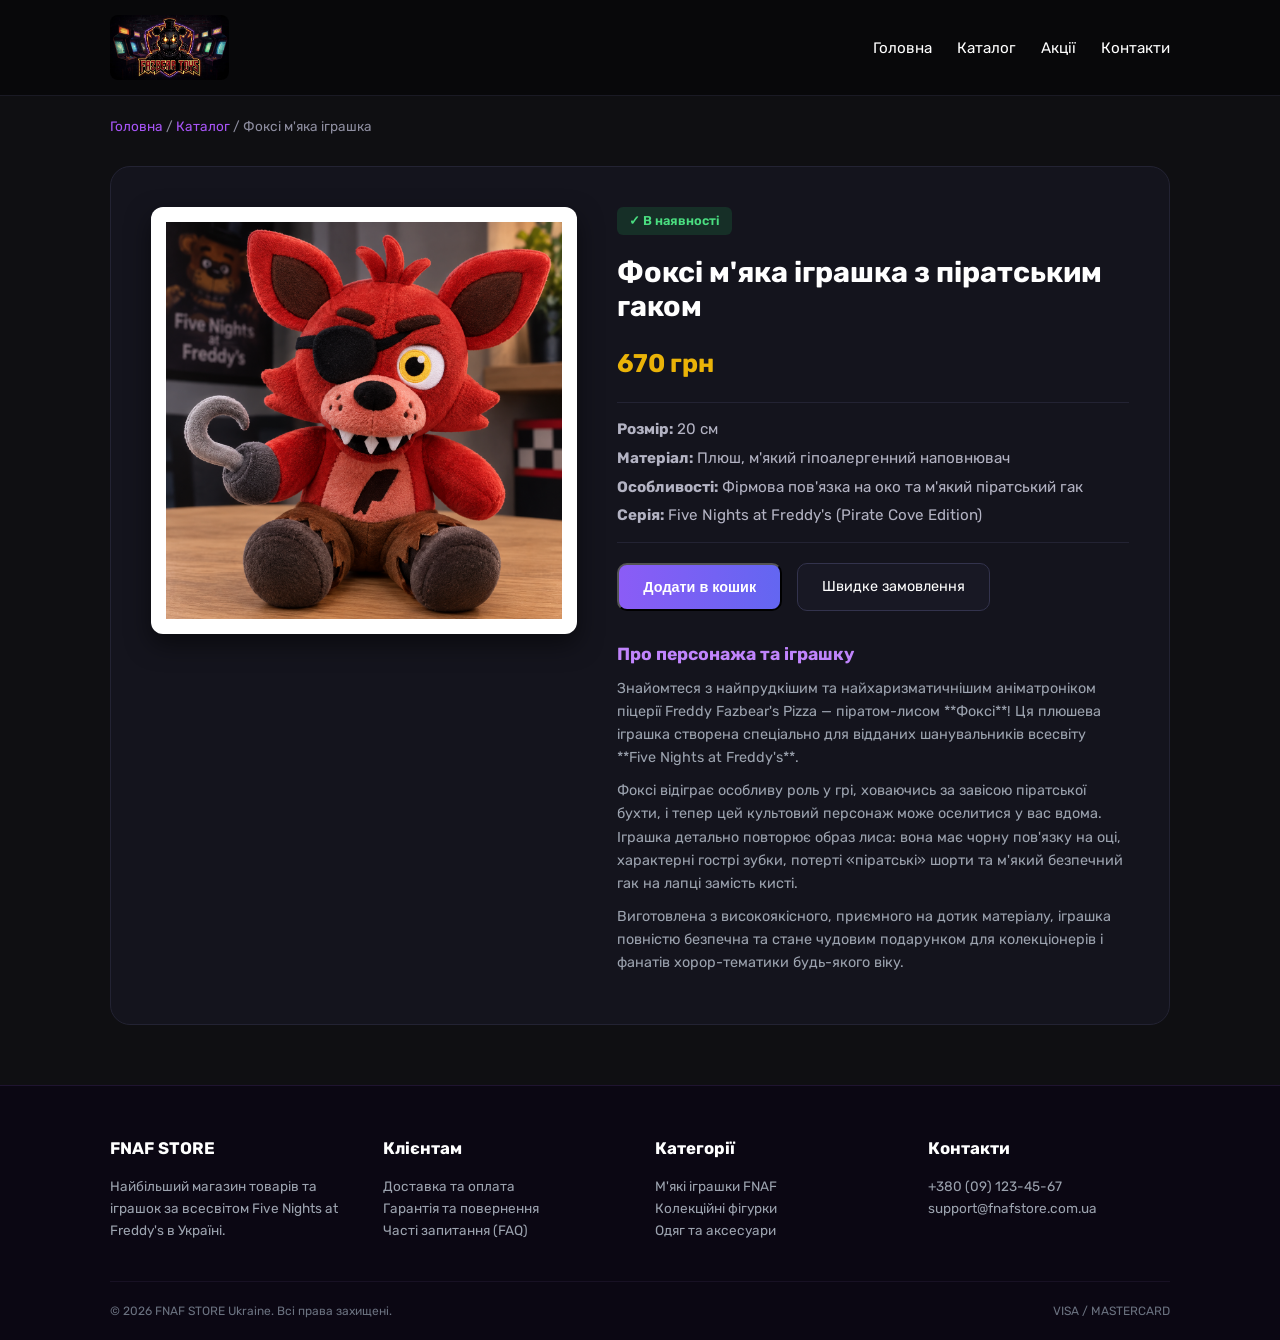
<file: foxy.html>
<!DOCTYPE html>
<html lang="uk">
<head>
  <meta charset="UTF-8">
  <meta name="viewport" content="width=device-width, initial-scale=1.0">
  <title>Фоксі м'яка іграшка (20 см) — FNAF STORE</title>
  <link rel="preconnect" href="https://fonts.googleapis.com">
  <link rel="preconnect" href="https://fonts.gstatic.com" crossorigin>
  <link href="https://fonts.googleapis.com/css2?family=Press+Start+2P&family=Rubik:wght@400;500;600;700&display=swap" rel="stylesheet">
  <link rel="stylesheet" href="style.css">
</head>
<body>

  <!-- ШАПКА -->
  <header>
    <div class="container header-container">
      <div class="logo">
        <a href="index.html">
          <img src="logo.png" alt="FNAF STORE Logo" class="logo-img" onerror="this.src='https://via.placeholder.com/180x65/1e0b36/ffffff?text=FNAF+STORE'">
        </a>
      </div>
      <nav>
        <ul class="nav-links">
          <li><a href="index.html">Головна</a></li>
          <li><a href="catalog.html">Каталог</a></li>
          <li><a href="#">Акції</a></li>
          <li><a href="contacts.html">Контакти</a></li>
        </ul>
      </nav>
    </div>
  </header>

  <main class="container">
    
    <!-- ХЛІБНІ КРИХТИ -->
    <div class="breadcrumbs">
      <a href="index.html">Головна</a> / <a href="catalog.html">Каталог</a> / <span>Фоксі м'яка іграшка</span>
    </div>

    <!-- КАРТКА ТОВАРУ (ДЕТАЛЬНО) -->
    <section class="product-detail-section">
      <div class="product-detail-grid">
        
        <!-- ЗОБРАЖЕННЯ -->
        <div class="product-gallery">
          <div class="main-image-box">
            <img src="5.png" alt="Фоксі м'яка іграшка" onerror="this.src='https://via.placeholder.com/400x400/26163b/ffffff?text=Foxy+Plush'">
          </div>
        </div>

        <!-- ІНФОРМАЦІЯ ТА ОПИС -->
        <div class="product-detail-info">
          <span class="badge-in-stock">✓ В наявності</span>
          <h1 class="product-detail-title">Фоксі м'яка іграшка з піратським гаком</h1>
          <div class="product-detail-price">670 грн</div>
          
          <div class="product-meta-list">
            <p><strong>Розмір:</strong> 20 см</p>
            <p><strong>Матеріал:</strong> Плюш, м'який гіпоалергенний наповнювач</p>
            <p><strong>Особливості:</strong> Фірмова пов'язка на око та м'який піратський гак</p>
            <p><strong>Серія:</strong> Five Nights at Freddy's (Pirate Cove Edition)</p>
          </div>

          <div class="product-actions">
            <button class="btn-primary" onclick="alert('Товар додано до кошика!')">Додати в кошик</button>
            <a href="contacts.html" class="btn-secondary">Швидке замовлення</a>
          </div>

          <!-- ІСТОРІЯ ТА ОПИС ТОВАРУ -->
          <div class="product-story">
            <h3>Про персонажа та іграшку</h3>
            <p>
              Знайомтеся з найпрудкішим та найхаризматичнішим аніматроніком піцерії Freddy Fazbear's Pizza — піратом-лисом **Фоксі**! Ця плюшева іграшка створена спеціально для відданих шанувальників всесвіту **Five Nights at Freddy's**.
            </p>
            <p>
              Фоксі відіграє особливу роль у грі, ховаючись за завісою піратської бухти, і тепер цей культовий персонаж може оселитися у вас вдома. Іграшка детально повторює образ лиса: вона має чорну пов'язку на оці, характерні гострі зубки, потерті «піратські» шорти та м'який безпечний гак на лапці замість кисті.
            </p>
            <p>
              Виготовлена з високоякісного, приємного на дотик матеріалу, іграшка повністю безпечна та стане чудовим подарунком для колекціонерів і фанатів хорор-тематики будь-якого віку.
            </p>
          </div>

        </div>
      </div>
    </section>

  </main>

  <!-- ФУТЕР -->
  <footer>
    <div class="container">
      <div class="footer-grid">
        <div class="footer-col">
          <h3>FNAF STORE</h3>
          <p>Найбільший магазин товарів та іграшок за всесвітом Five Nights at Freddy's в Україні.</p>
        </div>
        <div class="footer-col">
          <h3>Клієнтам</h3>
          <p>Доставка та оплата<br>Гарантія та повернення<br>Часті запитання (FAQ)</p>
        </div>
        <div class="footer-col">
          <h3>Категорії</h3>
          <p>М'які іграшки FNAF<br>Колекційні фігурки<br>Одяг та аксесуари</p>
        </div>
        <div class="footer-col">
          <h3>Контакти</h3>
          <p>+380 (09) 123-45-67<br>support@fnafstore.com.ua</p>
        </div>
      </div>
      <div class="footer-bottom">
        <div>© 2026 FNAF STORE Ukraine. Всі права захищені.</div>
        <div>VISA / MASTERCARD</div>
      </div>
    </div>
  </footer>

</body>
</html>
</file>
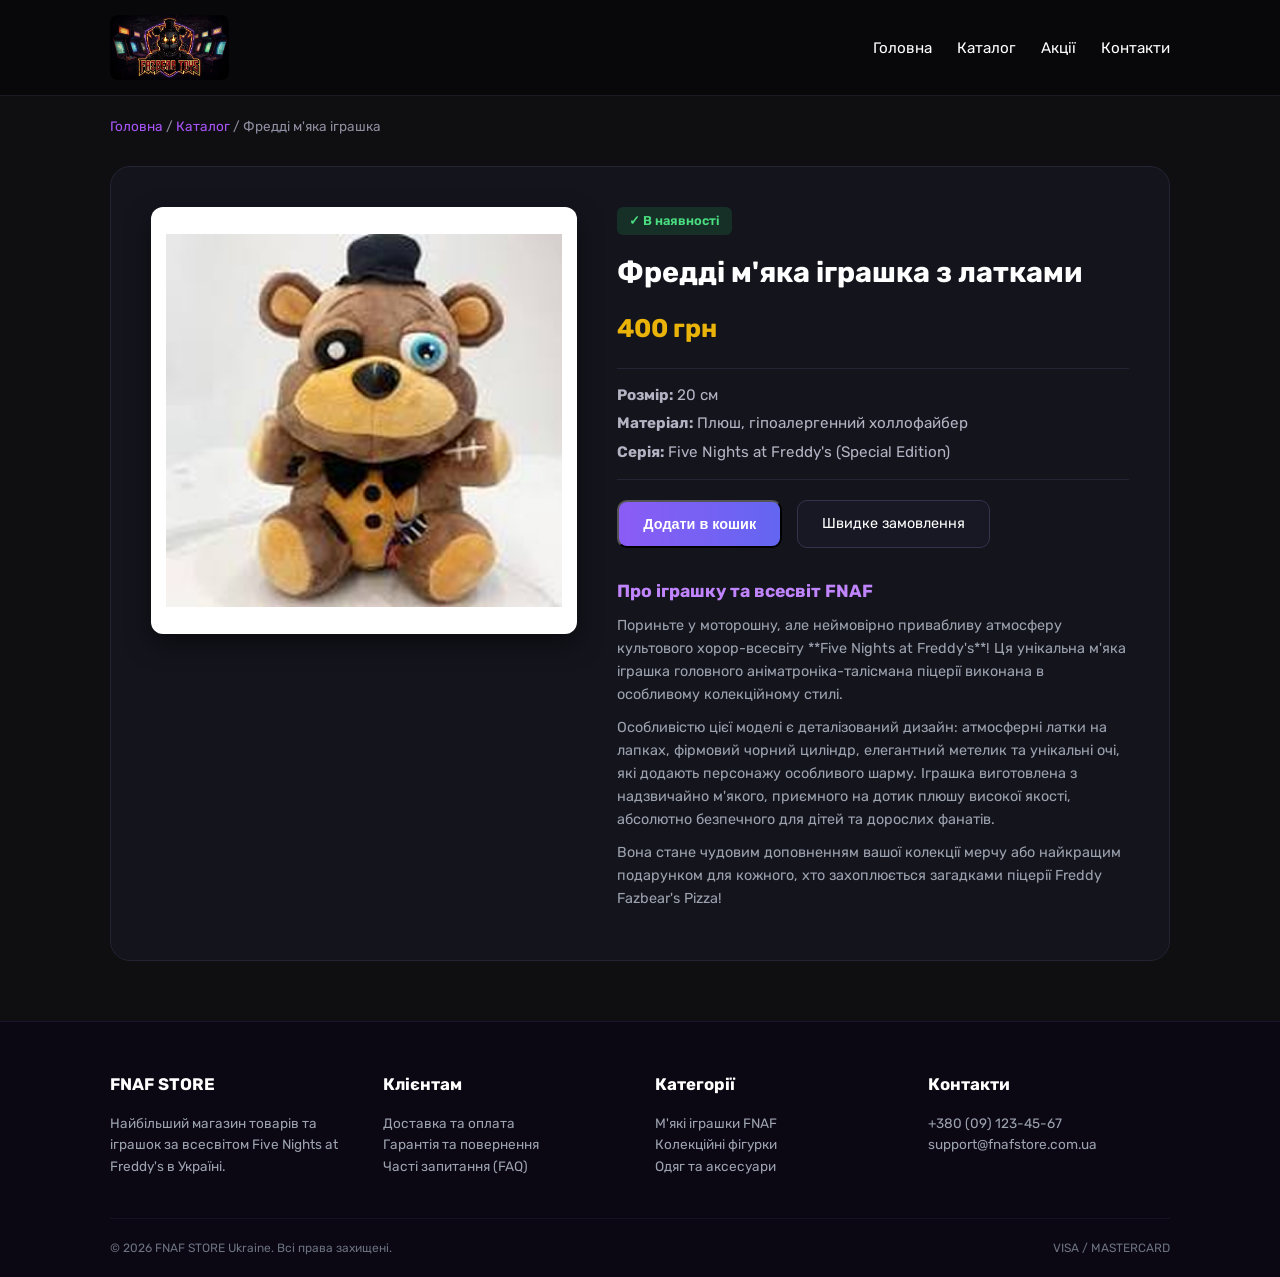
<file: fredy.html>
<!DOCTYPE html>
<html lang="uk">
<head>
  <meta charset="UTF-8">
  <meta name="viewport" content="width=device-width, initial-scale=1.0">
  <title>Фредді м'яка іграшка (20 см) — FNAF STORE</title>
  <link rel="preconnect" href="https://fonts.googleapis.com">
  <link rel="preconnect" href="https://fonts.gstatic.com" crossorigin>
  <link href="https://fonts.googleapis.com/css2?family=Press+Start+2P&family=Rubik:wght@400;500;600;700&display=swap" rel="stylesheet">
  <link rel="stylesheet" href="style.css">
</head>
<body>

  <!-- ШАПКА -->
  <header>
    <div class="container header-container">
      <div class="logo">
        <a href="index.html">
          <img src="logo.png" alt="FNAF STORE Logo" class="logo-img" onerror="this.src='https://via.placeholder.com/180x65/1e0b36/ffffff?text=FNAF+STORE'">
        </a>
      </div>
      <nav>
        <ul class="nav-links">
          <li><a href="index.html">Головна</a></li>
          <li><a href="catalog.html">Каталог</a></li>
          <li><a href="#">Акції</a></li>
          <li><a href="contacts.html">Контакти</a></li>
        </ul>
      </nav>
    </div>
  </header>

  <main class="container">
    
    <!-- ХЛІБНІ КРИХТИ -->
    <div class="breadcrumbs">
      <a href="index.html">Головна</a> / <a href="catalog.html">Каталог</a> / <span>Фредді м'яка іграшка</span>
    </div>

    <!-- КАРТКА ТОВАРУ (ДЕТАЛЬНО) -->
    <section class="product-detail-section">
      <div class="product-detail-grid">
        
        <!-- ЗОБРАЖЕННЯ -->
        <div class="product-gallery">
          <div class="main-image-box">
            <img src="1.png" alt="Фредді м'яка іграшка" onerror="this.src='https://via.placeholder.com/400x400/26163b/ffffff?text=Freddy+Plush'">
          </div>
        </div>

        <!-- ІНФОРМАЦІЯ ТА ОПИС -->
        <div class="product-detail-info">
          <span class="badge-in-stock">✓ В наявності</span>
          <h1 class="product-detail-title">Фредді м'яка іграшка з латками</h1>
          <div class="product-detail-price">400 грн</div>
          
          <div class="product-meta-list">
            <p><strong>Розмір:</strong> 20 см</p>
            <p><strong>Матеріал:</strong> Плюш, гіпоалергенний холлофайбер</p>
            <p><strong>Серія:</strong> Five Nights at Freddy's (Special Edition)</p>
          </div>

          <div class="product-actions">
            <button class="btn-primary" onclick="alert('Товар додано до кошика!')">Додати в кошик</button>
            <a href="contacts.html" class="btn-secondary">Швидке замовлення</a>
          </div>

          <!-- ІСТОРІЯ ТА ОПИС ТОВАРУ -->
          <div class="product-story">
            <h3>Про іграшку та всесвіт FNAF</h3>
            <p>
              Пориньте у моторошну, але неймовірно привабливу атмосферу культового хорор-всесвіту **Five Nights at Freddy's**! Ця унікальна м'яка іграшка головного аніматроніка-талісмана піцерії виконана в особливому колекційному стилі. 
            </p>
            <p>
              Особливістю цієї моделі є деталізований дизайн: атмосферні латки на лапках, фірмовий чорний циліндр, елегантний метелик та унікальні очі, які додають персонажу особливого шарму. Іграшка виготовлена з надзвичайно м'якого, приємного на дотик плюшу високої якості, абсолютно безпечного для дітей та дорослих фанатів.
            </p>
            <p>
              Вона стане чудовим доповненням вашої колекції мерчу або найкращим подарунком для кожного, хто захоплюється загадками піцерії Freddy Fazbear's Pizza!
            </p>
          </div>

        </div>
      </div>
    </section>

  </main>

  <!-- ФУТЕР -->
  <footer>
    <div class="container">
      <div class="footer-grid">
        <div class="footer-col">
          <h3>FNAF STORE</h3>
          <p>Найбільший магазин товарів та іграшок за всесвітом Five Nights at Freddy's в Україні.</p>
        </div>
        <div class="footer-col">
          <h3>Клієнтам</h3>
          <p>Доставка та оплата<br>Гарантія та повернення<br>Часті запитання (FAQ)</p>
        </div>
        <div class="footer-col">
          <h3>Категорії</h3>
          <p>М'які іграшки FNAF<br>Колекційні фігурки<br>Одяг та аксесуари</p>
        </div>
        <div class="footer-col">
          <h3>Контакти</h3>
          <p>+380 (09) 123-45-67<br>support@fnafstore.com.ua</p>
        </div>
      </div>
      <div class="footer-bottom">
        <div>© 2026 FNAF STORE Ukraine. Всі права захищені.</div>
        <div>VISA / MASTERCARD</div>
      </div>
    </div>
  </footer>

</body>
</html>
</file>
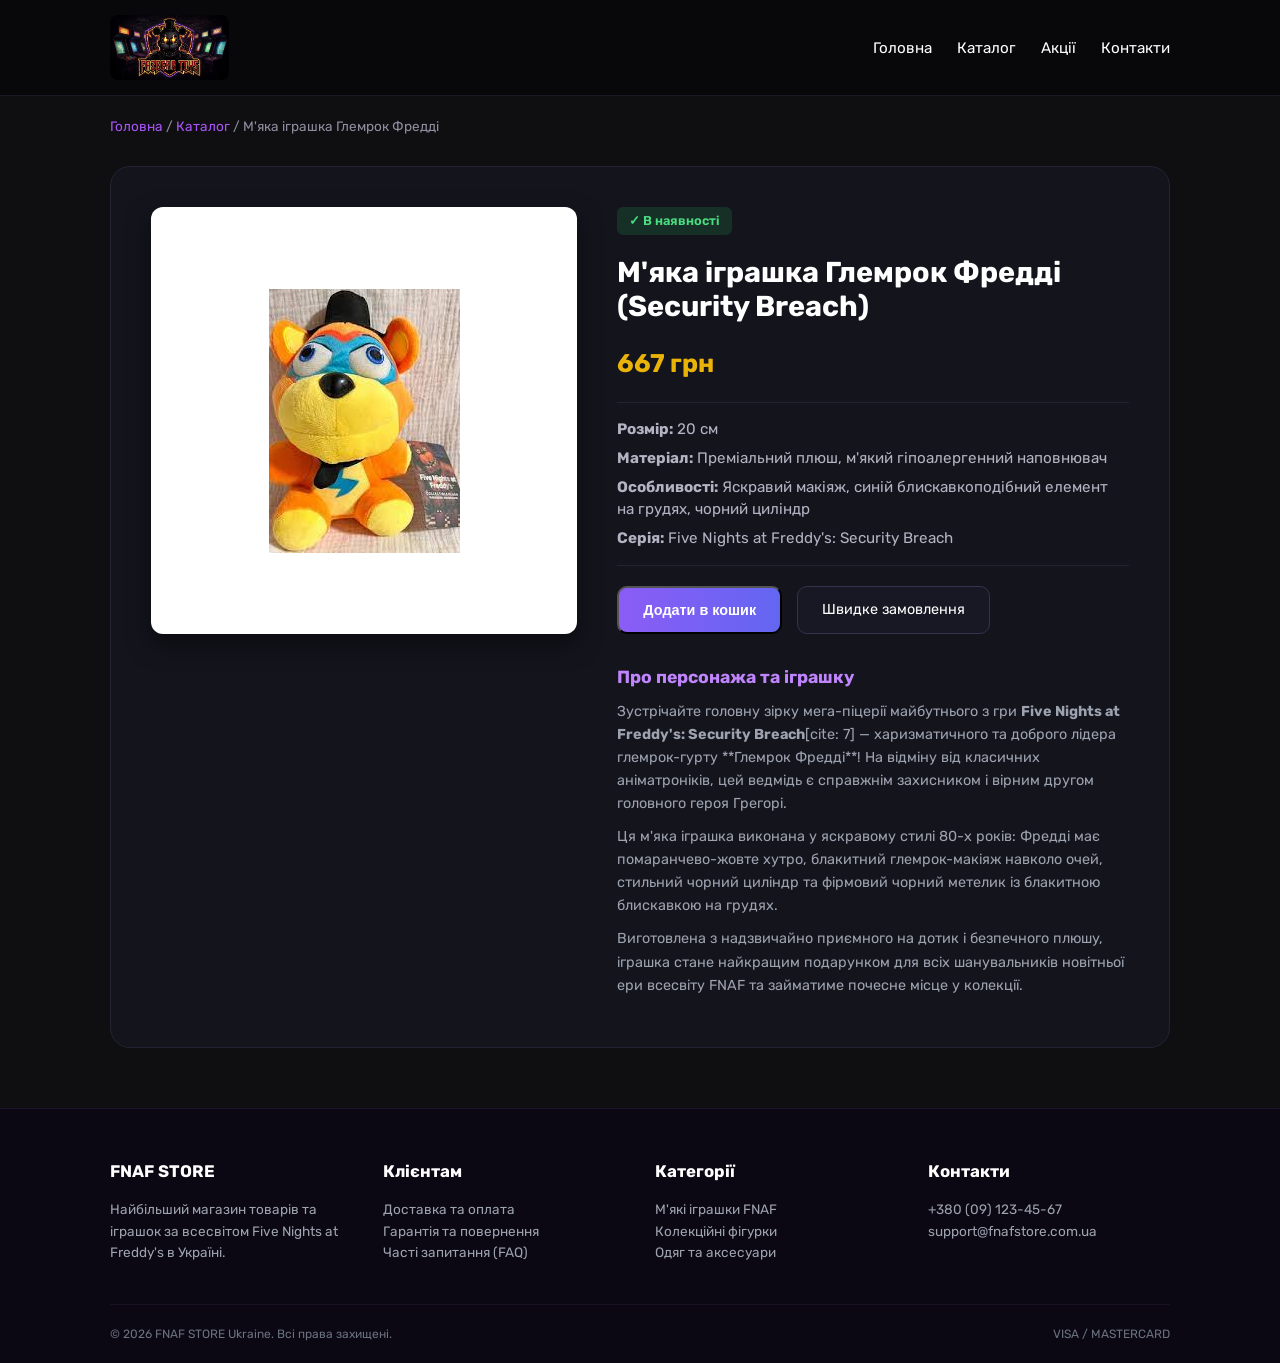
<file: glamrock_freddy.html>
<!DOCTYPE html>
<html lang="uk">
<head>
  <meta charset="UTF-8">
  <meta name="viewport" content="width=device-width, initial-scale=1.0">
  <title>М'яка іграшка Глемрок Фредді (20 см) — FNAF STORE</title>
  <link rel="preconnect" href="https://fonts.googleapis.com">
  <link rel="preconnect" href="https://fonts.gstatic.com" crossorigin>
  <link href="https://fonts.googleapis.com/css2?family=Press+Start+2P&family=Rubik:wght@400;500;600;700&display=swap" rel="stylesheet">
  <link rel="stylesheet" href="style.css">
</head>
<body>

  <!-- ШАПКА -->
  <header>
    <div class="container header-container">
      <div class="logo">
        <a href="index.html">
          <img src="logo.png" alt="FNAF STORE Logo" class="logo-img" onerror="this.src='https://via.placeholder.com/180x65/1e0b36/ffffff?text=FNAF+STORE'">
        </a>
      </div>
      <nav>
        <ul class="nav-links">
          <li><a href="index.html">Головна</a></li>
          <li><a href="catalog.html">Каталог</a></li>
          <li><a href="#">Акції</a></li>
          <li><a href="contacts.html">Контакти</a></li>
        </ul>
      </nav>
    </div>
  </header>

  <main class="container">
    
    <!-- ХЛІБНІ КРИХТИ -->
    <div class="breadcrumbs">
      <a href="index.html">Головна</a> / <a href="catalog.html">Каталог</a> / <span>М'яка іграшка Глемрок Фредді</span>
    </div>

    <!-- КАРТКА ТОВАРУ (ДЕТАЛЬНО) -->
    <section class="product-detail-section">
      <div class="product-detail-grid">
        
        <!-- ЗОБРАЖЕННЯ -->
        <div class="product-gallery">
          <div class="main-image-box">
            <img src="images (8).jpg" alt="М'яка іграшка Глемрок Фредді" onerror="this.src='https://via.placeholder.com/400x400/26163b/ffffff?text=Glamrock+Freddy+Plush'">
          </div>
        </div>

        <!-- ІНФОРМАЦІЯ ТА ОПИС -->
        <div class="product-detail-info">
          <span class="badge-in-stock">✓ В наявності</span>
          <h1 class="product-detail-title">М'яка іграшка Глемрок Фредді (Security Breach)</h1>
          <div class="product-detail-price">667 грн</div>
          
          <div class="product-meta-list">
            <p><strong>Розмір:</strong> 20 см</p>
            <p><strong>Матеріал:</strong> Преміальний плюш, м'який гіпоалергенний наповнювач</p>
            <p><strong>Особливості:</strong> Яскравий макіяж, синій блискавкоподібний елемент на грудях, чорний циліндр</p>
            <p><strong>Серія:</strong> Five Nights at Freddy's: Security Breach</p>
          </div>

          <div class="product-actions">
            <button class="btn-primary" onclick="alert('Товар додано до кошика!')">Додати в кошик</button>
            <a href="contacts.html" class="btn-secondary">Швидке замовлення</a>
          </div>

          <!-- ІСТОРІЯ ТА ОПИС ТОВАРУ -->
          <div class="product-story">
            <h3>Про персонажа та іграшку</h3>
            <p>
              Зустрічайте головну зірку мега-піцерії майбутнього з гри <strong>Five Nights at Freddy's: Security Breach</strong>[cite: 7] — харизматичного та доброго лідера глемрок-гурту **Глемрок Фредді**! На відміну від класичних аніматроніків, цей ведмідь є справжнім захисником і вірним другом головного героя Грегорі.
            </p>
            <p>
              Ця м'яка іграшка виконана у яскравому стилі 80-х років: Фредді має помаранчево-жовте хутро, блакитний глемрок-макіяж навколо очей, стильний чорний циліндр та фірмовий чорний метелик із блакитною блискавкою на грудях. 
            </p>
            <p>
              Виготовлена з надзвичайно приємного на дотик і безпечного плюшу, іграшка стане найкращим подарунком для всіх шанувальників новітньої ери всесвіту FNAF та займатиме почесне місце у колекції.
            </p>
          </div>

        </div>
      </div>
    </section>

  </main>

  <!-- ФУТЕР -->
  <footer>
    <div class="container">
      <div class="footer-grid">
        <div class="footer-col">
          <h3>FNAF STORE</h3>
          <p>Найбільший магазин товарів та іграшок за всесвітом Five Nights at Freddy's в Україні.</p>
        </div>
        <div class="footer-col">
          <h3>Клієнтам</h3>
          <p>Доставка та оплата<br>Гарантія та повернення<br>Часті запитання (FAQ)</p>
        </div>
        <div class="footer-col">
          <h3>Категорії</h3>
          <p>М'які іграшки FNAF<br>Колекційні фігурки<br>Одяг та аксесуари</p>
        </div>
        <div class="footer-col">
          <h3>Контакти</h3>
          <p>+380 (09) 123-45-67<br>support@fnafstore.com.ua</p>
        </div>
      </div>
      <div class="footer-bottom">
        <div>© 2026 FNAF STORE Ukraine. Всі права захищені.</div>
        <div>VISA / MASTERCARD</div>
      </div>
    </div>
  </footer>

</body>
</html>
</file>
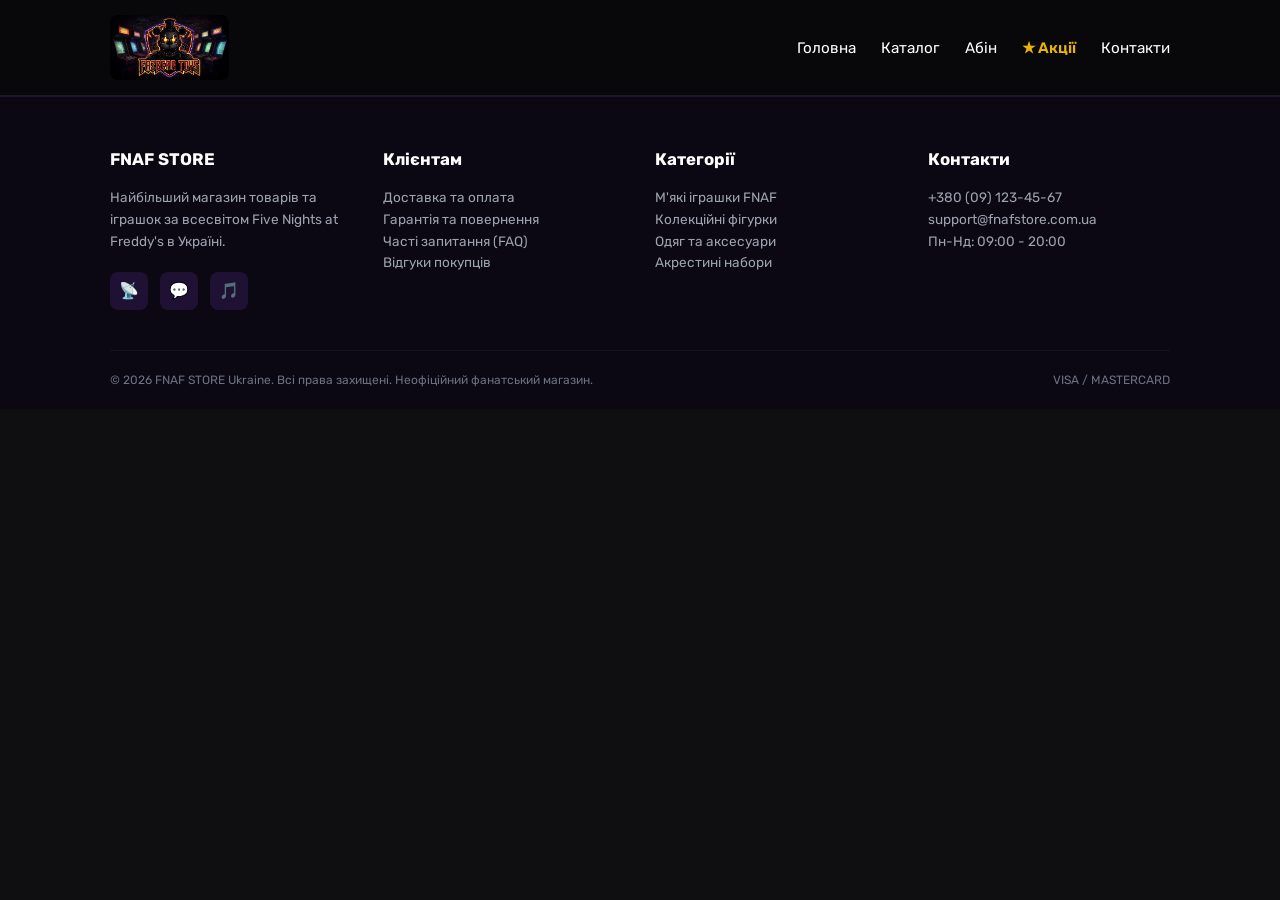
<file: koshek.html>
<!DOCTYPE html>
<html lang="uk">
<head>
  <meta charset="UTF-8">
  <meta name="viewport" content="width=device-width, initial-scale=1.0">
  <title>FNAF STORE — Каталог товарів</title>
  <link rel="preconnect" href="https://fonts.googleapis.com">
  <link rel="preconnect" href="https://fonts.gstatic.com" crossorigin>
  <link href="https://fonts.googleapis.com/css2?family=Press+Start+2P&family=Rubik:wght@400;500;600;700&display=swap" rel="stylesheet">
  <link rel="stylesheet" href="style.css">
</head>
<body>

  <!-- ШАПКА -->
  <header>
    <div class="container header-container">
      <div class="logo">
        <!-- Логотип з макету -->
        <img src="logo.png" alt="FNAF STORE Logo" class="logo-img" onerror="this.src='https://via.placeholder.com/180x65/1e0b36/ffffff?text=FNAF+STORE'">
      </div>
      <nav>
        <ul class="nav-links">
          <li><a href="#">Головна</a></li>
          <li><a href="catalog.html">Каталог</a></li>
          <li><a href="#">Абiн</a></li>
          <li><a href="#" class="active">★ Акції</a></li>
          <li><a href="contacts.html">Контакти</a></li>
        </ul>
      </nav>
    </div>
  </header>

  <main>
    
  </main>

   

  <!-- ФУТЕР -->
  <footer>
    <div class="container">
      <div class="footer-grid">
        <div class="footer-col">
          <h3>FNAF STORE</h3>
          <p>Найбільший магазин товарів та іграшок за всесвітом Five Nights at Freddy's в Україні.</p>
          <div class="footer-socials">
            <a href="#" class="social-btn">📡</a>
            <a href="#" class="social-btn">💬</a>
            <a href="#" class="social-btn">🎵</a>
          </div>
        </div>

        <div class="footer-col">
          <h3>Клієнтам</h3>
          <p>Доставка та оплата<br>Гарантія та повернення<br>Часті запитання (FAQ)<br>Відгуки покупців</p>
        </div>

        <div class="footer-col">
          <h3>Категорії</h3>
          <p>М'які іграшки FNAF<br>Колекційні фігурки<br>Одяг та аксесуари<br>Акрестині набори</p>
        </div>

        <div class="footer-col">
          <h3>Контакти</h3>
          <p>+380 (09) 123-45-67<br>support@fnafstore.com.ua<br>Пн-Нд: 09:00 - 20:00</p>
        </div>
      </div>

      <div class="footer-bottom">
        <div>© 2026 FNAF STORE Ukraine. Всі права захищені. Неофіційний фанатський магазин.</div>
        <div>VISA / MASTERCARD</div>
      </div>
    </div>
  </footer>

</body>
</html>
</file>
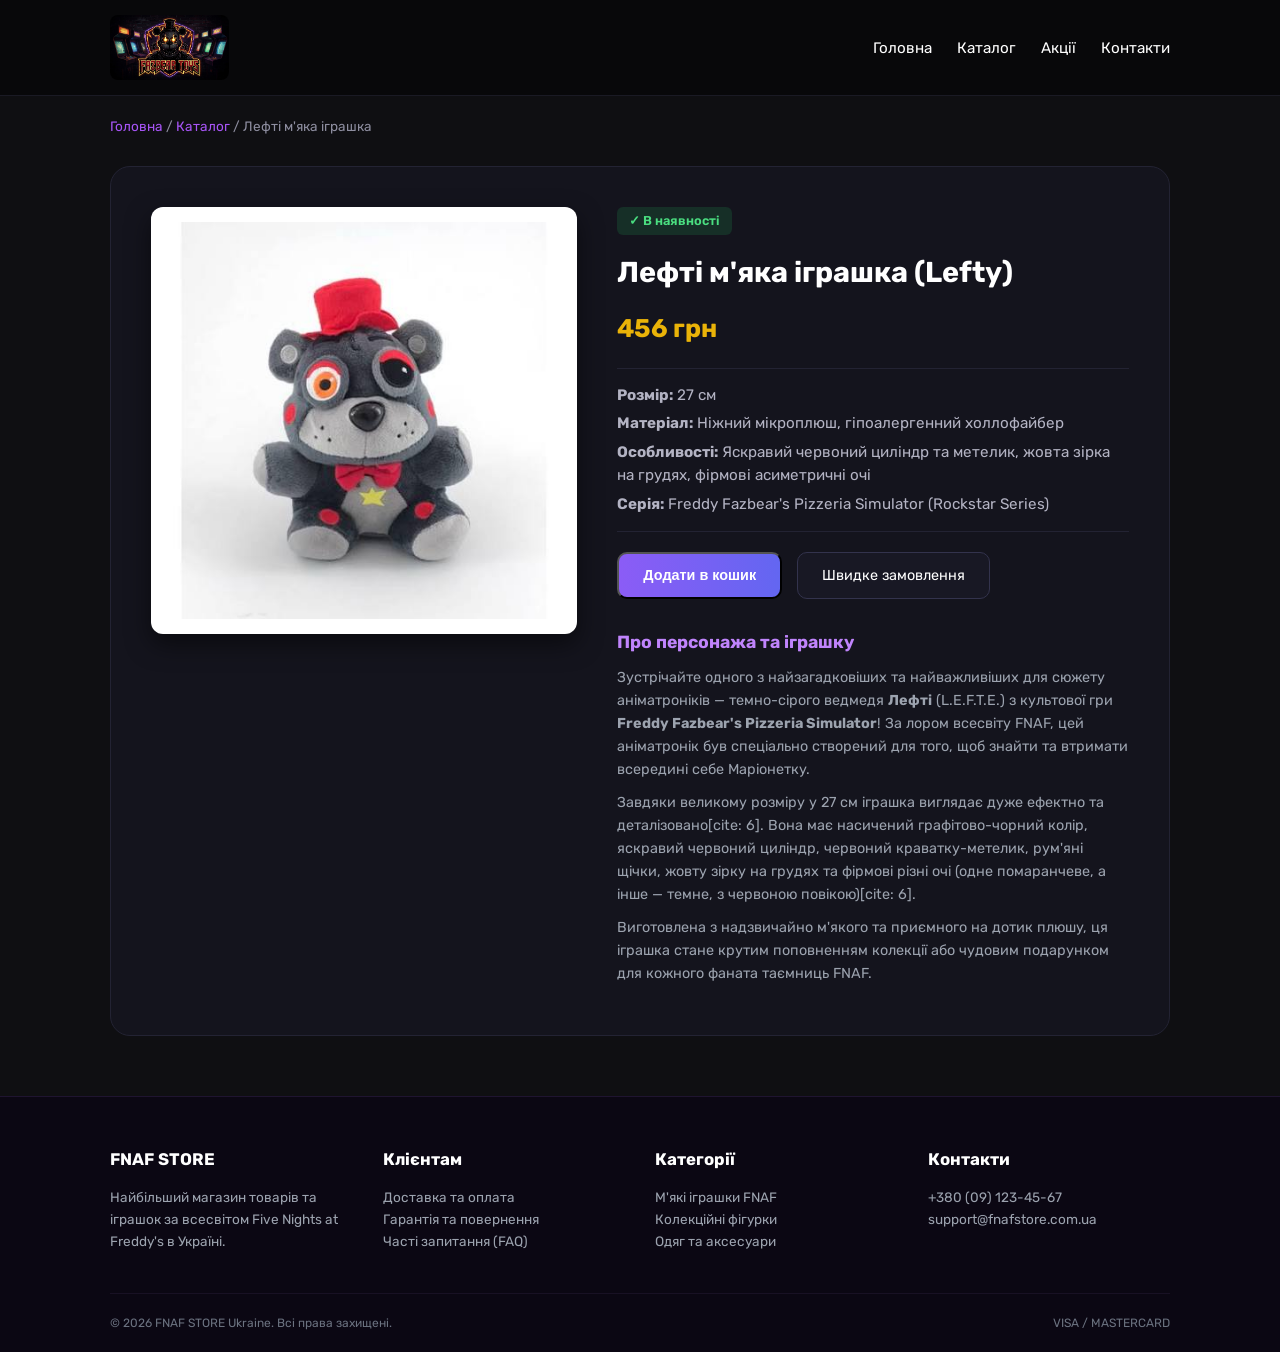
<file: lefty.html>
<!DOCTYPE html>
<html lang="uk">
<head>
  <meta charset="UTF-8">
  <meta name="viewport" content="width=device-width, initial-scale=1.0">
  <title>Лефті м'яка іграшка (27 см) — FNAF STORE</title>
  <link rel="preconnect" href="https://fonts.googleapis.com">
  <link rel="preconnect" href="https://fonts.gstatic.com" crossorigin>
  <link href="https://fonts.googleapis.com/css2?family=Press+Start+2P&family=Rubik:wght@400;500;600;700&display=swap" rel="stylesheet">
  <link rel="stylesheet" href="style.css">
</head>
<body>

  <!-- ШАПКА -->
  <header>
    <div class="container header-container">
      <div class="logo">
        <a href="index.html">
          <img src="logo.png" alt="FNAF STORE Logo" class="logo-img" onerror="this.src='https://via.placeholder.com/180x65/1e0b36/ffffff?text=FNAF+STORE'">
        </a>
      </div>
      <nav>
        <ul class="nav-links">
          <li><a href="index.html">Головна</a></li>
          <li><a href="catalog.html">Каталог</a></li>
          <li><a href="#">Акції</a></li>
          <li><a href="contacts.html">Контакти</a></li>
        </ul>
      </nav>
    </div>
  </header>

  <main class="container">
    
    <!-- ХЛІБНІ КРИХТИ -->
    <div class="breadcrumbs">
      <a href="index.html">Головна</a> / <a href="catalog.html">Каталог</a> / <span>Лефті м'яка іграшка</span>
    </div>

    <!-- КАРТКА ТОВАРУ (ДЕТАЛЬНО) -->
    <section class="product-detail-section">
      <div class="product-detail-grid">
        
        <!-- ЗОБРАЖЕННЯ -->
        <div class="product-gallery">
          <div class="main-image-box">
            <img src="images (7).jpg" alt="Лефті м'яка іграшка" onerror="this.src='https://via.placeholder.com/400x400/26163b/ffffff?text=Lefty+Plush'">
          </div>
        </div>

        <!-- ІНФОРМАЦІЯ ТА ОПИС -->
        <div class="product-detail-info">
          <span class="badge-in-stock">✓ В наявності</span>
          <h1 class="product-detail-title">Лефті м'яка іграшка (Lefty)</h1>
          <div class="product-detail-price">456 грн</div>
          
          <div class="product-meta-list">
            <p><strong>Розмір:</strong> 27 см</p>
            <p><strong>Матеріал:</strong> Ніжний мікроплюш, гіпоалергенний холлофайбер</p>
            <p><strong>Особливості:</strong> Яскравий червоний циліндр та метелик, жовта зірка на грудях, фірмові асиметричні очі</p>
            <p><strong>Серія:</strong> Freddy Fazbear's Pizzeria Simulator (Rockstar Series)</p>
          </div>

          <div class="product-actions">
            <button class="btn-primary" onclick="alert('Товар додано до кошика!')">Додати в кошик</button>
            <a href="contacts.html" class="btn-secondary">Швидке замовлення</a>
          </div>

          <!-- ІСТОРІЯ ТА ОПИС ТОВАРУ -->
          <div class="product-story">
            <h3>Про персонажа та іграшку</h3>
            <p>
              Зустрічайте одного з найзагадковіших та найважливіших для сюжету аніматроніків — темно-сірого ведмедя <strong>Лефті</strong> (L.E.F.T.E.) з культової гри <strong>Freddy Fazbear's Pizzeria Simulator</strong>! За лором всесвіту FNAF, цей аніматронік був спеціально створений для того, щоб знайти та втримати всередині себе Маріонетку.
            </p>
            <p>
              Завдяки великому розміру у 27 см іграшка виглядає дуже ефектно та деталізовано[cite: 6]. Вона має насичений графітово-чорний колір, яскравий червоний циліндр, червоний краватку-метелик, рум'яні щічки, жовту зірку на грудях та фірмові різні очі (одне помаранчеве, а інше — темне, з червоною повікою)[cite: 6].
            </p>
            <p>
              Виготовлена з надзвичайно м'якого та приємного на дотик плюшу, ця іграшка стане крутим поповненням колекції або чудовим подарунком для кожного фаната таємниць FNAF.
            </p>
          </div>

        </div>
      </div>
    </section>

  </main>

  <!-- ФУТЕР -->
  <footer>
    <div class="container">
      <div class="footer-grid">
        <div class="footer-col">
          <h3>FNAF STORE</h3>
          <p>Найбільший магазин товарів та іграшок за всесвітом Five Nights at Freddy's в Україні.</p>
        </div>
        <div class="footer-col">
          <h3>Клієнтам</h3>
          <p>Доставка та оплата<br>Гарантія та повернення<br>Часті запитання (FAQ)</p>
        </div>
        <div class="footer-col">
          <h3>Категорії</h3>
          <p>М'які іграшки FNAF<br>Колекційні фігурки<br>Одяг та аксесуари</p>
        </div>
        <div class="footer-col">
          <h3>Контакти</h3>
          <p>+380 (09) 123-45-67<br>support@fnafstore.com.ua</p>
        </div>
      </div>
      <div class="footer-bottom">
        <div>© 2026 FNAF STORE Ukraine. Всі права захищені.</div>
        <div>VISA / MASTERCARD</div>
      </div>
    </div>
  </footer>

</body>
</html>
</file>
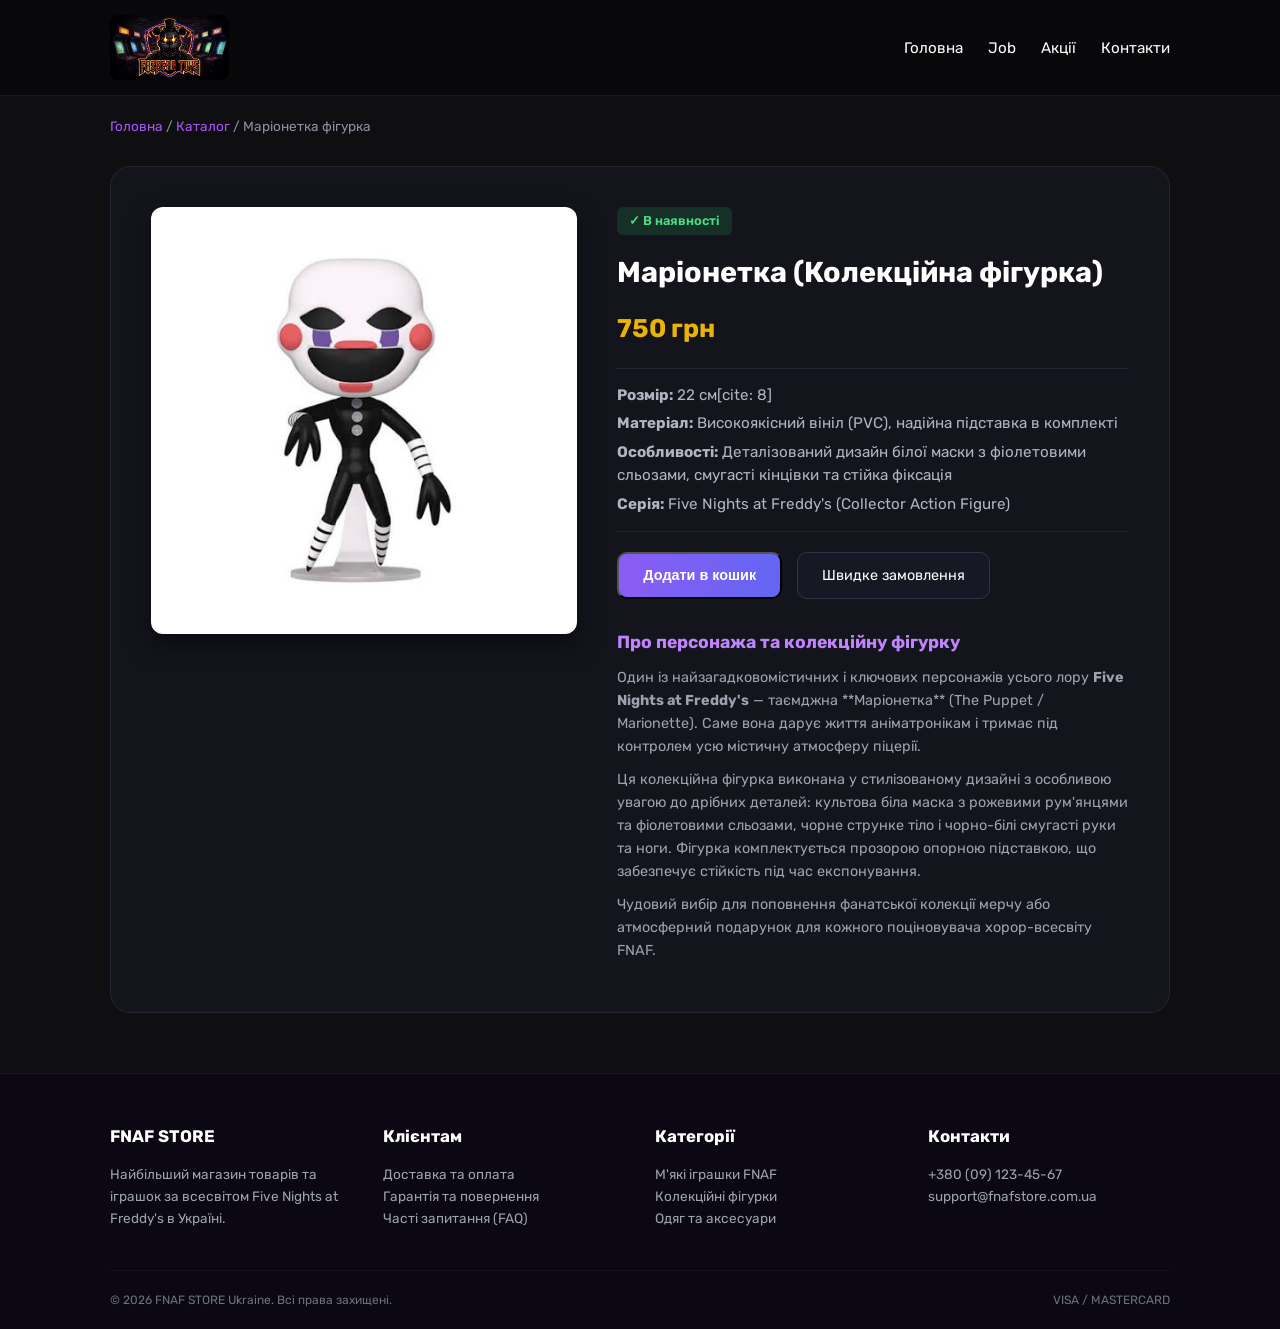
<file: puppet.html>
<!DOCTYPE html>
<html lang="uk">
<head>
  <meta charset="UTF-8">
  <meta name="viewport" content="width=device-width, initial-scale=1.0">
  <title>Маріонетка фігурка (22 см) — FNAF STORE</title>
  <link rel="preconnect" href="https://fonts.googleapis.com">
  <link rel="preconnect" href="https://fonts.gstatic.com" crossorigin>
  <link href="https://fonts.googleapis.com/css2?family=Press+Start+2P&family=Rubik:wght@400;500;600;700&display=swap" rel="stylesheet">
  <link rel="stylesheet" href="style.css">
</head>
<body>

  <!-- ШАПКА -->
  <header>
    <div class="container header-container">
      <div class="logo">
        <a href="index.html">
          <img src="logo.png" alt="FNAF STORE Logo" class="logo-img" onerror="this.src='https://via.placeholder.com/180x65/1e0b36/ffffff?text=FNAF+STORE'">
        </a>
      </div>
      <nav>
        <ul class="nav-links">
          <li><a href="index.html">Головна</a></li>
          <li><a href="catalog.html">Job</a></li>
          <li><a href="#">Акції</a></li>
          <li><a href="contacts.html">Контакти</a></li>
        </ul>
      </nav>
    </div>
  </header>

  <main class="container">
    
    <!-- ХЛІБНІ КРИХТИ -->
    <div class="breadcrumbs">
      <a href="index.html">Головна</a> / <a href="catalog.html">Каталог</a> / <span>Маріонетка фігурка</span>
    </div>

    <!-- КАРТКА ТОВАРУ (ДЕТАЛЬНО) -->
    <section class="product-detail-section">
      <div class="product-detail-grid">
        
        <!-- ЗОБРАЖЕННЯ -->
        <div class="product-gallery">
          <div class="main-image-box">
            <img src="images (13).jpg" alt="Маріонетка фігурка" onerror="this.src='https://via.placeholder.com/400x400/26163b/ffffff?text=Puppet+Figure'">
          </div>
        </div>

        <!-- ІНФОРМАЦІЯ ТА ОПИС -->
        <div class="product-detail-info">
          <span class="badge-in-stock">✓ В наявності</span>
          <h1 class="product-detail-title">Маріонетка (Колекційна фігурка)</h1>
          <div class="product-detail-price">750 грн</div>
          
          <div class="product-meta-list">
            <p><strong>Розмір:</strong> 22 см[cite: 8]</p>
            <p><strong>Матеріал:</strong> Високоякісний вініл (PVC), надійна підставка в комплекті</p>
            <p><strong>Особливості:</strong> Деталізований дизайн білої маски з фіолетовими сльозами, смугасті кінцівки та стійка фіксація</p>
            <p><strong>Серія:</strong> Five Nights at Freddy's (Collector Action Figure)</p>
          </div>

          <div class="product-actions">
            <button class="btn-primary" onclick="alert('Товар додано до кошика!')">Додати в кошик</button>
            <a href="contacts.html" class="btn-secondary">Швидке замовлення</a>
          </div>

          <!-- ІСТОРІЯ ТА ОПИС ТОВАРУ -->
          <div class="product-story">
            <h3>Про персонажа та колекційну фігурку</h3>
            <p>
              Один із найзагадковомістичних і ключових персонажів усього лору <strong>Five Nights at Freddy's</strong> — таємджна **Маріонетка** (The Puppet / Marionette). Саме вона дарує життя аніматронікам і тримає під контролем усю містичну атмосферу піцерії.
            </p>
            <p>
              Ця колекційна фігурка виконана у стилізованому дизайні з особливою увагою до дрібних деталей: культова біла маска з рожевими рум'янцями та фіолетовими сльозами, чорне струнке тіло і чорно-білі смугасті руки та ноги. Фігурка комплектується прозорою опорною підставкою, що забезпечує стійкість під час експонування.
            </p>
            <p>
              Чудовий вибір для поповнення фанатської колекції мерчу або атмосферний подарунок для кожного поціновувача хорор-всесвіту FNAF.
            </p>
          </div>

        </div>
      </div>
    </section>

  </main>

  <!-- ФУТЕР -->
  <footer>
    <div class="container">
      <div class="footer-grid">
        <div class="footer-col">
          <h3>FNAF STORE</h3>
          <p>Найбільший магазин товарів та іграшок за всесвітом Five Nights at Freddy's в Україні.</p>
        </div>
        <div class="footer-col">
          <h3>Клієнтам</h3>
          <p>Доставка та оплата<br>Гарантія та повернення<br>Часті запитання (FAQ)</p>
        </div>
        <div class="footer-col">
          <h3>Категорії</h3>
          <p>М'які іграшки FNAF<br>Колекційні фігурки<br>Одяг та аксесуари</p>
        </div>
        <div class="footer-col">
          <h3>Контакти</h3>
          <p>+380 (09) 123-45-67<br>support@fnafstore.com.ua</p>
        </div>
      </div>
      <div class="footer-bottom">
        <div>© 2026 FNAF STORE Ukraine. Всі права захищені.</div>
        <div>VISA / MASTERCARD</div>
      </div>
    </div>
  </footer>

</body>
</html>
</file>
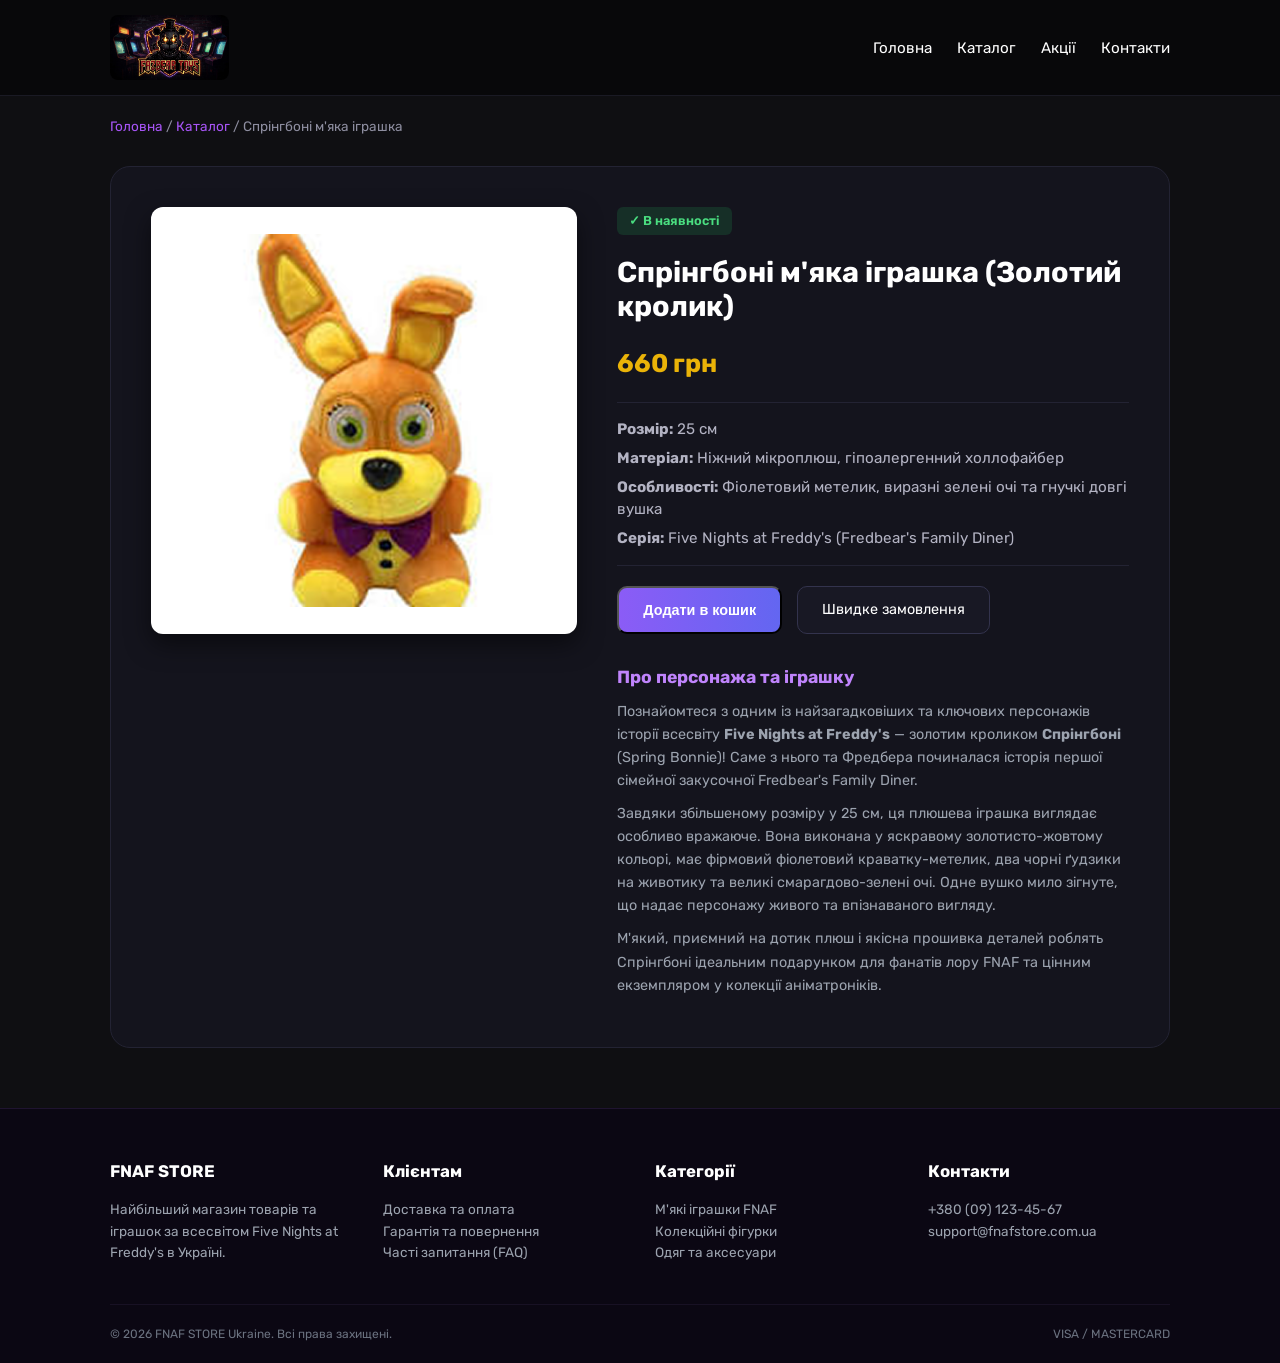
<file: springbonie.html>
<!DOCTYPE html>
<html lang="uk">
<head>
  <meta charset="UTF-8">
  <meta name="viewport" content="width=device-width, initial-scale=1.0">
  <title>Спрінгбоні м'яка іграшка (25 см) — FNAF STORE</title>
  <link rel="preconnect" href="https://fonts.googleapis.com">
  <link rel="preconnect" href="https://fonts.gstatic.com" crossorigin>
  <link href="https://fonts.googleapis.com/css2?family=Press+Start+2P&family=Rubik:wght@400;500;600;700&display=swap" rel="stylesheet">
  <link rel="stylesheet" href="style.css">
</head>
<body>

  <!-- ШАПКА -->
  <header>
    <div class="container header-container">
      <div class="logo">
        <a href="index.html">
          <img src="logo.png" alt="FNAF STORE Logo" class="logo-img" onerror="this.src='https://via.placeholder.com/180x65/1e0b36/ffffff?text=FNAF+STORE'">
        </a>
      </div>
      <nav>
        <ul class="nav-links">
          <li><a href="index.html">Головна</a></li>
          <li><a href="catalog.html">Каталог</a></li>
          <li><a href="#">Акції</a></li>
          <li><a href="contacts.html">Контакти</a></li>
        </ul>
      </nav>
    </div>
  </header>

  <main class="container">
    
    <!-- ХЛІБНІ КРИХТИ -->
    <div class="breadcrumbs">
      <a href="index.html">Головна</a> / <a href="catalog.html">Каталог</a> / <span>Спрінгбоні м'яка іграшка</span>
    </div>

    <!-- КАРТКА ТОВАРУ (ДЕТАЛЬНО) -->
    <section class="product-detail-section">
      <div class="product-detail-grid">
        
        <!-- ЗОБРАЖЕННЯ -->
        <div class="product-gallery">
          <div class="main-image-box">
            <img src="4.png" alt="Спрінгбоні м'яка іграшка" onerror="this.src='https://via.placeholder.com/400x400/26163b/ffffff?text=Spring+Bonnie+Plush'">
          </div>
        </div>

        <!-- ІНФОРМАЦІЯ ТА ОПИС -->
        <div class="product-detail-info">
          <span class="badge-in-stock">✓ В наявності</span>
          <h1 class="product-detail-title">Спрінгбоні м'яка іграшка (Золотий кролик)</h1>
          <div class="product-detail-price">660 грн</div>
          
          <div class="product-meta-list">
            <p><strong>Розмір:</strong> 25 см</p>
            <p><strong>Матеріал:</strong> Ніжний мікроплюш, гіпоалергенний холлофайбер</p>
            <p><strong>Особливості:</strong> Фіолетовий метелик, виразні зелені очі та гнучкі довгі вушка</p>
            <p><strong>Серія:</strong> Five Nights at Freddy's (Fredbear's Family Diner)</p>
          </div>

          <div class="product-actions">
            <button class="btn-primary" onclick="alert('Товар додано до кошика!')">Додати в кошик</button>
            <a href="contacts.html" class="btn-secondary">Швидке замовлення</a>
          </div>

          <!-- ІСТОРІЯ ТА ОПИС ТОВАРУ -->
          <div class="product-story">
            <h3>Про персонажа та іграшку</h3>
            <p>
              Познайомтеся з одним із найзагадковіших та ключових персонажів історії всесвіту <strong>Five Nights at Freddy's</strong> — золотим кроликом <strong>Спрінгбоні</strong> (Spring Bonnie)! Саме з нього та Фредбера починалася історія першої сімейної закусочної Fredbear's Family Diner.
            </p>
            <p>
              Завдяки збільшеному розміру у 25 см, ця плюшева іграшка виглядає особливо вражаюче. Вона виконана у яскравому золотисто-жовтому кольорі, має фірмовий фіолетовий краватку-метелик, два чорні ґудзики на животику та великі смарагдово-зелені очі. Одне вушко мило зігнуте, що надає персонажу живого та впізнаваного вигляду.
            </p>
            <p>
              М'який, приємний на дотик плюш і якісна прошивка деталей роблять Спрінгбоні ідеальним подарунком для фанатів лору FNAF та цінним екземпляром у колекції аніматроніків.
            </p>
          </div>

        </div>
      </div>
    </section>

  </main>

  <!-- ФУТЕР -->
  <footer>
    <div class="container">
      <div class="footer-grid">
        <div class="footer-col">
          <h3>FNAF STORE</h3>
          <p>Найбільший магазин товарів та іграшок за всесвітом Five Nights at Freddy's в Україні.</p>
        </div>
        <div class="footer-col">
          <h3>Клієнтам</h3>
          <p>Доставка та оплата<br>Гарантія та повернення<br>Часті запитання (FAQ)</p>
        </div>
        <div class="footer-col">
          <h3>Категорії</h3>
          <p>М'які іграшки FNAF<br>Колекційні фігурки<br>Одяг та аксесуари</p>
        </div>
        <div class="footer-col">
          <h3>Контакти</h3>
          <p>+380 (09) 123-45-67<br>support@fnafstore.com.ua</p>
        </div>
      </div>
      <div class="footer-bottom">
        <div>© 2026 FNAF STORE Ukraine. Всі права захищені.</div>
        <div>VISA / MASTERCARD</div>
      </div>
    </div>
  </footer>

</body>
</html>
</file>
<file: style.css>
/* ==========================================
       Базові стилі та скидання
       ========================================== */
    * {
      box-sizing: border-box;
      margin: 0;
      padding: 0;
    }

    body {
      background-color: #0f0f12;
      color: #ffffff;
      font-family: 'Rubik', sans-serif;
      line-height: 1.5;
    }

    a {
      color: inherit;
      text-decoration: none;
    }

    img {
      max-width: 100%;
      height: auto;
      display: block;
    }

    .container {
      max-width: 1100px;
      margin: 0 auto;
      padding: 0 20px;
    }

    /* ==========================================
       1. Шапка сайту (Header)
       ========================================== */
    header {
      background-color: #08080a;
      border-bottom: 1px solid #1a1a24;
      padding: 15px 0;
    }

    .header-container {
      display: flex;
      justify-content: space-between;
      align-items: center;
    }

    .logo {
      display: flex;
      align-items: center;
      gap: 15px;
    }

    .logo-img {
      height: 65px;
      width: auto;
      border-radius: 8px;
    }

    .nav-links {
      display: flex;
      gap: 25px;
      list-style: none;
      align-items: center;
    }

    .nav-links a {
      font-size: 0.95rem;
      transition: color 0.2s ease;
    }

    .nav-links a:hover {
      color: #a855f7;
    }

    .nav-links a.active {
      color: #eab308;
      font-weight: 600;
    }

    /* ==========================================
       2. Hero-блок (Акційний банер)
       ========================================== */
    .hero-section {
      padding: 30px 0;
    }

    .hero-card {
      background: linear-gradient(135deg, #1e0b36 0%, #0d0818 100%);
      border: 1px solid #3b1566;
      border-radius: 20px;
      padding: 35px;
      display: grid;
      grid-template-columns: 1.2fr 1fr;
      gap: 30px;
      align-items: center;
      position: relative;
      overflow: hidden;
    }

    .hero-content {
      display: flex;
      flex-direction: column;
      gap: 15px;
    }

    .hero-domain {
      font-size: 0.85rem;
      color: #a855f7;
      display: flex;
      align-items: center;
      gap: 6px;
    }

    .hero-title {
      font-size: 2rem;
      font-weight: 700;
      line-height: 1.2;
    }

    .hero-title span {
      color: #c084fc;
    }

    .hero-description {
      color: #b3b3c3;
      font-size: 0.95rem;
    }

    .hero-description span {
      color: #eab308;
      font-weight: 600;
    }

    .hero-buttons {
      display: flex;
      gap: 15px;
      margin-top: 10px;
      flex-wrap: wrap;
    }

    .btn-primary {
      background: linear-gradient(90deg, #8b5cf6, #6366f1);
      color: #fff;
      padding: 12px 24px;
      border-radius: 10px;
      font-weight: 600;
      font-size: 0.9rem;
      transition: opacity 0.2s ease;
    }

    .btn-secondary {
      background-color: #181824;
      color: #fff;
      padding: 12px 24px;
      border-radius: 10px;
      border: 1px solid #33334d;
      font-size: 0.9rem;
    }

    .hero-image-wrapper {
      position: relative;
      border-radius: 15px;
      overflow: hidden;
      border: 1px solid #3b1566;
    }

    .hero-image-wrapper img {
      width: 100%;
      height: 100%;
      object-fit: cover;
    }

    .hero-badge {
      position: absolute;
      bottom: 10px;
      right: 10px;
      background-color: #f97316;
      color: #fff;
      padding: 4px 12px;
      border-radius: 6px;
      font-size: 0.75rem;
      font-weight: 600;
    }

    /* ==========================================
       3. Блок переваг (Features)
       ========================================== */
    .features-grid {
      display: grid;
      grid-template-columns: repeat(3, 1fr);
      gap: 20px;
      margin-bottom: 40px;
    }

    .feature-item {
      background-color: #14141d;
      border: 1px solid #232333;
      border-radius: 12px;
      padding: 18px 20px;
      display: flex;
      align-items: center;
      gap: 15px;
    }

    .feature-icon {
      width: 42px;
      height: 42px;
      background-color: #26163b;
      border-radius: 10px;
      display: flex;
      align-items: center;
      justify-content: center;
      color: #a855f7;
      font-size: 1.2rem;
      flex-shrink: 0;
    }

    .feature-text h4 {
      font-size: 0.95rem;
      font-weight: 600;
    }

    .feature-text p {
      font-size: 0.8rem;
      color: #8e8ea0;
    }

    /* ==========================================
       4. Каталог товарів (Catalog)
       ========================================== */
    .catalog-section {
      padding: 20px 0 60px;
    }

    .catalog-header {
      text-align: center;
      margin-bottom: 40px;
    }

    .catalog-header h2 {
      font-family: 'Press Start 2P', cursive;
      font-size: 1.8rem;
      margin-bottom: 10px;
      color: #ffffff;
      letter-spacing: 1px;
    }

    .catalog-header p {
      color: #a855f7;
      font-size: 1rem;
    }

    .products-grid {
      display: grid;
      grid-template-columns: repeat(2, 1fr);
      gap: 40px 30px;
      max-width: 850px;
      margin: 0 auto;
    }

    .product-card {
      display: flex;
      flex-direction: column;
      align-items: center;
      text-align: center;
    }

    .product-image-box {
      width: 100%;
      aspect-ratio: 1 / 1;
      background-color: #ffffff;
      border-radius: 8px;
      overflow: hidden;
      display: flex;
      align-items: center;
      justify-content: center;
      margin-bottom: 15px;
      box-shadow: 0 8px 20px rgba(0, 0, 0, 0.4);
      padding: 10px;
    }

    .product-image-box img {
      max-width: 100%;
      max-height: 100%;
      object-fit: contain;
    }

    .product-info {
      display: flex;
      flex-direction: column;
      gap: 4px;
    }

    .product-size {
      font-size: 0.9rem;
      color: #cccccc;
    }

    .product-title {
      font-size: 1rem;
      font-weight: 500;
      color: #ffffff;
    }

    .product-price {
      font-size: 1.05rem;
      font-weight: 600;
      color: #ffffff;
    }

    /* ==========================================
       5. Підніжка сайту (Footer)
       ========================================== */
    footer {
      background-color: #0b0713;
      border-top: 1px solid #1f1430;
      padding: 50px 0 20px;
    }

    .footer-grid {
      display: grid;
      grid-template-columns: repeat(4, 1fr);
      gap: 30px;
      margin-bottom: 40px;
    }

    .footer-col h3 {
      font-size: 1.05rem;
      margin-bottom: 15px;
      color: #ffffff;
    }

    .footer-col p {
      font-size: 0.85rem;
      color: #9ca3af;
      line-height: 1.6;
    }

    .footer-socials {
      display: flex;
      gap: 12px;
      margin-top: 20px;
    }

    .social-btn {
      width: 38px;
      height: 38px;
      background-color: #1e1133;
      border-radius: 8px;
      display: flex;
      align-items: center;
      justify-content: center;
      color: #a855f7;
      transition: background-color 0.2s ease;
    }

    .social-btn:hover {
      background-color: #2e1a4d;
    }

    .footer-bottom {
      border-top: 1px solid #181124;
      padding-top: 20px;
      display: flex;
      justify-content: space-between;
      align-items: center;
      font-size: 0.75rem;
      color: #6b7280;
    }

    /* ==========================================
       6. Адаптивність (Mobile / Tablet Responsive)
       ========================================== */
    @media (max-width: 900px) {
      .hero-card {
        grid-template-columns: 1fr;
      }
      .features-grid {
        grid-template-columns: 1fr;
      }
      .footer-grid {
        grid-template-columns: repeat(2, 1fr);
      }
    }

    @media (max-width: 600px) {
      .header-container {
        flex-direction: column;
        gap: 15px;
      }
      .products-grid {
        grid-template-columns: 1fr;
      }
      .footer-grid {
        grid-template-columns: 1fr;
      }
      .footer-bottom {
        flex-direction: column;
        gap: 10px;
        text-align: center;
      }
      .catalog-header h2 {
        font-size: 1.3rem;
      }
    }

/* ==========================================
   Додаткові стилі для Каталогу та Контактів
   ========================================== */

/* Фільтри в каталозі */
.catalog-toolbar {
  display: flex;
  justify-content: center;
  margin-bottom: 30px;
}

.filter-buttons {
  display: flex;
  gap: 10px;
  flex-wrap: wrap;
  justify-content: center;
}

.filter-btn {
  background-color: #14141d;
  color: #b3b3c3;
  border: 1px solid #232333;
  padding: 8px 18px;
  border-radius: 8px;
  cursor: pointer;
  font-family: inherit;
  font-size: 0.9rem;
  transition: all 0.2s ease;
}

.filter-btn:hover,
.filter-btn.active {
  background-color: #26163b;
  color: #a855f7;
  border-color: #8b5cf6;
}

/* Сторінка Контакти */
.contacts-wrapper {
  display: grid;
  grid-template-columns: 1fr 1fr;
  gap: 30px;
  max-width: 900px;
  margin: 0 auto;
}

.contact-info-card,
.contact-form-card {
  background-color: #14141d;
  border: 1px solid #232333;
  border-radius: 16px;
  padding: 30px;
}

.contact-info-card h3,
.contact-form-card h3 {
  margin-bottom: 20px;
  color: #c084fc;
}

.contact-detail {
  display: flex;
  align-items: flex-start;
  gap: 15px;
  margin-bottom: 18px;
}

.contact-detail .icon {
  font-size: 1.3rem;
  background-color: #26163b;
  padding: 8px;
  border-radius: 8px;
}

.contact-detail p {
  color: #b3b3c3;
  font-size: 0.95rem;
}

.contact-form {
  display: flex;
  flex-direction: column;
  gap: 15px;
}

.form-group {
  display: flex;
  flex-direction: column;
  gap: 6px;
}

.form-group label {
  font-size: 0.85rem;
  color: #b3b3c3;
}

.form-group input,
.form-group textarea {
  background-color: #0f0f12;
  border: 1px solid #232333;
  border-radius: 8px;
  padding: 10px 14px;
  color: #fff;
  font-family: inherit;
  font-size: 0.9rem;
}

.form-group input:focus,
.form-group textarea:focus {
  outline: none;
  border-color: #8b5cf6;
}

@media (max-width: 768px) {
  .contacts-wrapper {
    grid-template-columns: 1fr;
  }
}
/* Оформлення клікабельних карток товарів */
a.product-card {
  text-decoration: none;
  color: inherit;
  display: flex;
  flex-direction: column;
  align-items: center;
  text-align: center;
  transition: transform 0.2s ease, box-shadow 0.2s ease;
  border-radius: 12px;
  padding: 10px;
}

a.product-card:hover {
  transform: translateY(-5px);
  background-color: #14141d;
  border: 1px solid #232333;
}
/* ==========================================
   Стилі для сторінки товару (Product Detail Page)
   ========================================== */

.breadcrumbs {
  font-size: 0.85rem;
  color: #8e8ea0;
  margin: 20px 0;
}

.breadcrumbs a {
  color: #a855f7;
}

.product-detail-section {
  padding: 10px 0 60px;
}

.product-detail-grid {
  display: grid;
  grid-template-columns: 1fr 1.2fr;
  gap: 40px;
  background-color: #14141d;
  border: 1px solid #232333;
  border-radius: 20px;
  padding: 40px;
}

.main-image-box {
  width: 100%;
  aspect-ratio: 1 / 1;
  background-color: #ffffff;
  border-radius: 12px;
  overflow: hidden;
  display: flex;
  align-items: center;
  justify-content: center;
  padding: 15px;
  box-shadow: 0 10px 25px rgba(0, 0, 0, 0.5);
}

.main-image-box img {
  max-width: 100%;
  max-height: 100%;
  object-fit: contain;
}

.product-detail-info {
  display: flex;
  flex-direction: column;
  gap: 20px;
}

.badge-in-stock {
  display: inline-block;
  background-color: rgba(34, 197, 94, 0.15);
  color: #4ade80;
  padding: 4px 12px;
  border-radius: 6px;
  font-size: 0.8rem;
  font-weight: 600;
  width: fit-content;
}

.product-detail-title {
  font-size: 1.8rem;
  font-weight: 700;
  color: #ffffff;
  line-height: 1.2;
}

.product-detail-price {
  font-size: 1.6rem;
  font-weight: 700;
  color: #eab308;
}

.product-meta-list {
  display: flex;
  flex-direction: column;
  gap: 6px;
  color: #b3b3c3;
  font-size: 0.95rem;
  border-top: 1px solid #232333;
  border-bottom: 1px solid #232333;
  padding: 15px 0;
}

.product-actions {
  display: flex;
  gap: 15px;
  flex-wrap: wrap;
}

.product-story {
  margin-top: 10px;
}

.product-story h3 {
  font-size: 1.1rem;
  color: #c084fc;
  margin-bottom: 10px;
}

.product-story p {
  font-size: 0.9rem;
  color: #9ca3af;
  line-height: 1.6;
  margin-bottom: 10px;
}

@media (max-width: 850px) {
  .product-detail-grid {
    grid-template-columns: 1fr;
    padding: 20px;
  }
}
</file>
